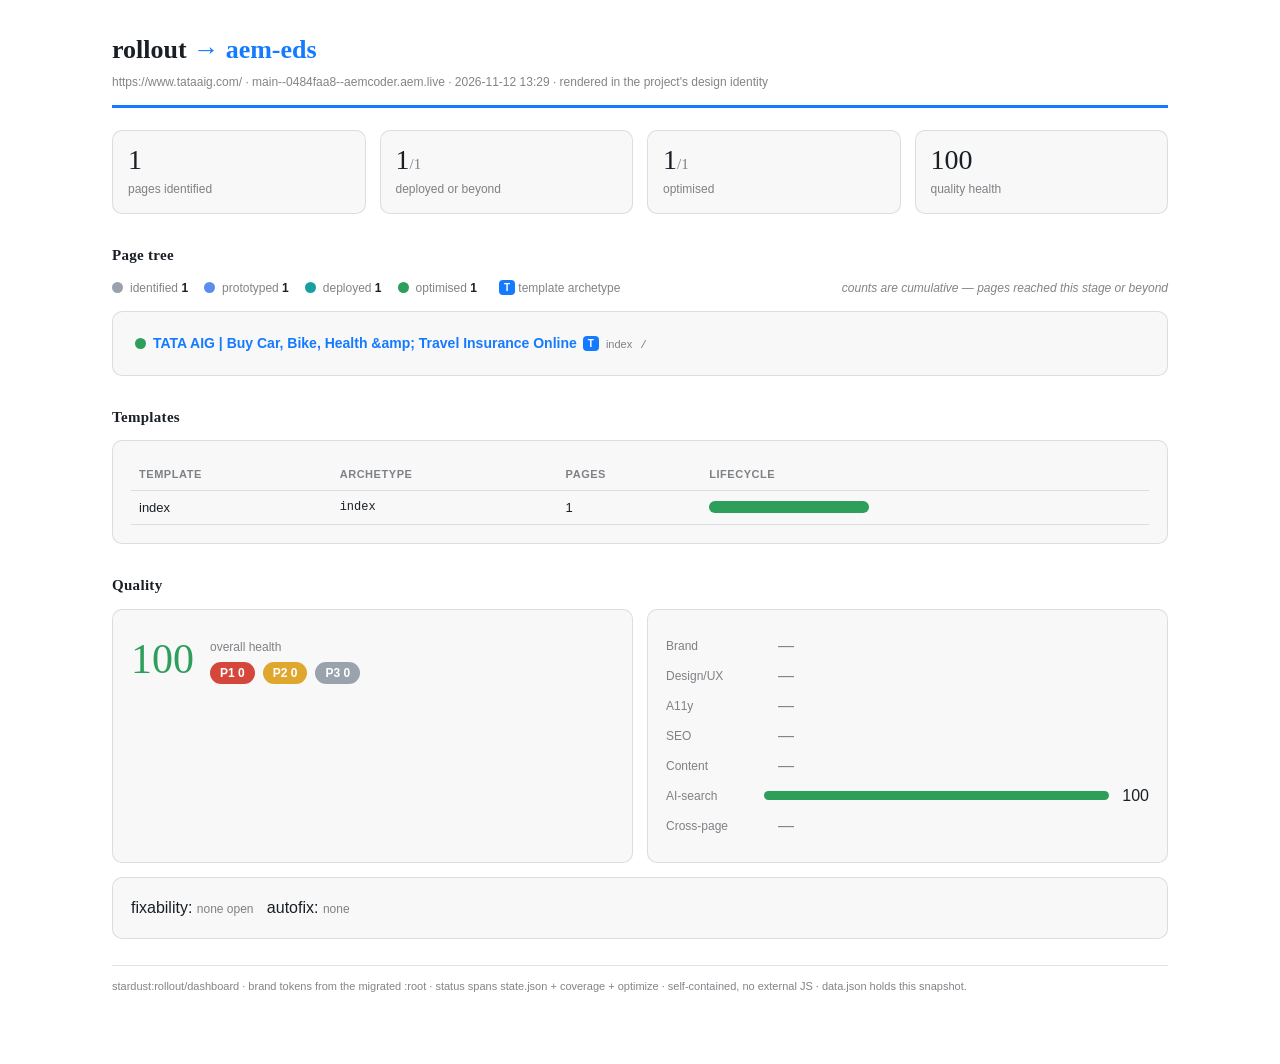
<file: stardust/rollout/dashboard/index.html>
<!doctype html><html lang="en"><head><meta charset="utf-8"><meta name="viewport" content="width=device-width, initial-scale=1">
<title>rollout — https://www.tataaig.com/</title>
<style>
:root{--bg:#ffffff;--fg:#1a1f26;--accent:#147aff;--heading:Georgia, serif;--body:-apple-system,BlinkMacSystemFont,"Segoe UI",Helvetica,Arial,sans-serif;--radius:10px;--maxw:1100px;
--muted:color-mix(in srgb,var(--fg) 55%,transparent);--line:color-mix(in srgb,var(--fg) 12%,transparent);--card:color-mix(in srgb,var(--fg) 3%,var(--bg))}
*{box-sizing:border-box}body{margin:0;font-family:var(--body);color:var(--fg);background:var(--bg);line-height:1.5}
.wrap{max-width:var(--maxw);margin:0 auto;padding:30px 22px 70px}
header{border-bottom:3px solid var(--accent);padding-bottom:14px;margin-bottom:22px}
h1{font-family:var(--heading);font-size:26px;margin:0}h1 b{color:var(--accent)}
h2{font-family:var(--heading);font-size:15px;letter-spacing:.02em;margin:30px 0 12px}
.sub{color:var(--muted);font-size:12px;margin-top:4px}
.cards{display:grid;grid-template-columns:repeat(4,1fr);gap:14px;margin-bottom:8px}
.card{background:var(--card);border:1px solid var(--line);border-radius:var(--radius);padding:15px}
.card .n{font-family:var(--heading);font-size:28px;line-height:1}.card .l{font-size:12px;color:var(--muted);margin-top:6px}
.panel{background:var(--card);border:1px solid var(--line);border-radius:var(--radius);padding:18px;margin-bottom:14px}
.legend{display:flex;flex-wrap:wrap;gap:16px;margin:2px 0 14px;align-items:center}
.lg{font-size:12px;color:var(--muted)}.lg b{color:var(--fg)}.muted-note{font-style:italic;margin-left:auto}
.dot{display:inline-block;width:11px;height:11px;border-radius:50%;margin-right:7px;vertical-align:-1px}
.dot.folder{background:transparent;border:1.5px solid var(--line)}
.tree{font-size:14px}.tree ul{list-style:none;margin:0;padding-left:20px;border-left:1px dotted var(--line)}
.tree>ul{padding-left:4px;border-left:none}.tree li{margin:3px 0}
.nm{font-weight:600}.nm.is-t{color:var(--accent)}.nm.dir{color:var(--muted);font-weight:600}
.tmpl-badge{display:inline-block;background:var(--accent);color:var(--bg);font-size:10px;font-weight:700;border-radius:4px;padding:0 5px;margin-left:6px;vertical-align:1px}
.tref{font-size:11px;color:var(--muted);margin-left:7px}
.pth{font-size:11px;color:var(--muted);margin-left:8px;font-family:ui-monospace,Menlo,Consolas,monospace}
.fnd{font-size:11px;color:#d6473b;margin-left:8px}
table{width:100%;border-collapse:collapse;font-size:13px}td,th{text-align:left;padding:7px 8px;border-bottom:1px solid var(--line)}
th{font-size:11px;text-transform:uppercase;letter-spacing:.05em;color:var(--muted)}.mono{font-family:ui-monospace,Menlo,Consolas,monospace;font-size:12px}
.stack{display:flex;height:12px;width:160px;border-radius:6px;overflow:hidden;background:color-mix(in srgb,var(--fg) 8%,transparent)}.stack span{display:block}
.grid2{display:grid;grid-template-columns:1fr 1fr;gap:14px}
.gauge{display:flex;align-items:center;gap:16px}.gauge .big{font-family:var(--heading);font-size:42px}
.sev{display:flex;gap:8px;margin-top:6px}.pill{border-radius:20px;padding:2px 10px;font-size:12px;font-weight:600;color:#fff}
.dim{display:flex;align-items:center;gap:10px;margin:6px 0}.dl{width:88px;font-size:12px;color:var(--muted)}.dbar{flex:1;height:9px;background:color-mix(in srgb,var(--fg) 8%,transparent);border-radius:5px;overflow:hidden}.dbar i{display:block;height:100%}.dn{width:30px;text-align:right;font-variant-numeric:tabular-nums}.dn.na{color:var(--muted)}
.chip{display:inline-block;border:1px solid var(--line);border-radius:20px;padding:2px 10px;margin:3px 4px 0 0;font-size:12px}.chip b{color:var(--accent)}
footer{margin-top:26px;color:var(--muted);font-size:11px;border-top:1px solid var(--line);padding-top:12px}
@media(max-width:720px){.cards{grid-template-columns:repeat(2,1fr)}.grid2{grid-template-columns:1fr}}
</style></head><body><div class="wrap">
<header><h1>rollout <b>→ aem-eds</b></h1><div class="sub">https://www.tataaig.com/ · main--0484faa8--aemcoder.aem.live · 2026-11-12 13:29 · rendered in the project's design identity</div></header>

<div class="cards">
  <div class="card"><div class="n">1</div><div class="l">pages identified</div></div>
  <div class="card"><div class="n">1<span style="font-size:15px;color:var(--muted)">/1</span></div><div class="l">deployed or beyond</div></div>
  <div class="card"><div class="n">1<span style="font-size:15px;color:var(--muted)">/1</span></div><div class="l">optimised</div></div>
  <div class="card"><div class="n">100</div><div class="l">quality health</div></div>
</div>

<h2>Page tree</h2>
<div class="legend"><span class="lg"><i class="dot" style="background:#9aa3ad" title="identified"></i>identified <b>1</b></span><span class="lg"><i class="dot" style="background:#5b8def" title="prototyped"></i>prototyped <b>1</b></span><span class="lg"><i class="dot" style="background:#18a0a0" title="deployed"></i>deployed <b>1</b></span><span class="lg"><i class="dot" style="background:#2e9e5b" title="optimised"></i>optimised <b>1</b></span><span class="lg"><span class="tmpl-badge">T</span> template archetype</span><span class="lg muted-note">counts are cumulative — pages reached this stage or beyond</span></div>
<div class="panel tree"><ul><li class="root"><i class="dot" style="background:#2e9e5b" title="optimised"></i><span class="nm is-t">TATA AIG | Buy Car, Bike, Health &amp;amp; Travel Insurance Online</span><span class="tmpl-badge" title="template archetype for index">T</span><span class="tref">index</span><span class="pth">/</span></li></ul></div>

<h2>Templates</h2>
<div class="panel"><table><thead><tr><th>template</th><th>archetype</th><th>pages</th><th>lifecycle</th></tr></thead><tbody><tr><td>index</td><td class="mono">index</td><td>1</td><td><span class="stack"><span style="width:100%;background:#2e9e5b" title="optimised: 1"></span></span></td></tr></tbody></table></div>

<h2>Quality</h2>
<div class="grid2">
  <div class="panel"><div class="gauge"><div class="big" style="color:#2e9e5b">100</div><div><div class="sub">overall health</div><div class="sev"><span class="pill" style="background:#d6473b">P1 0</span><span class="pill" style="background:#e0a72e">P2 0</span><span class="pill" style="background:#9aa3ad">P3 0</span></div></div></div><div style="margin-top:12px"></div></div>
  <div class="panel"><div class="dim"><span class="dl">Brand</span><span class="dn na">—</span></div><div class="dim"><span class="dl">Design/UX</span><span class="dn na">—</span></div><div class="dim"><span class="dl">A11y</span><span class="dn na">—</span></div><div class="dim"><span class="dl">SEO</span><span class="dn na">—</span></div><div class="dim"><span class="dl">Content</span><span class="dn na">—</span></div><div class="dim"><span class="dl">AI-search</span><span class="dbar"><i style="width:100%;background:#2e9e5b"></i></span><span class="dn">100</span></div><div class="dim"><span class="dl">Cross-page</span><span class="dn na">—</span></div></div>
</div>
<div class="panel">fixability: <span class="sub">none open</span> &nbsp; autofix: <span class="sub">none</span></div>

<footer>stardust:rollout/dashboard · brand tokens from the migrated :root · status spans state.json + coverage + optimize · self-contained, no external JS · data.json holds this snapshot.</footer>
</div></body></html>
</file>
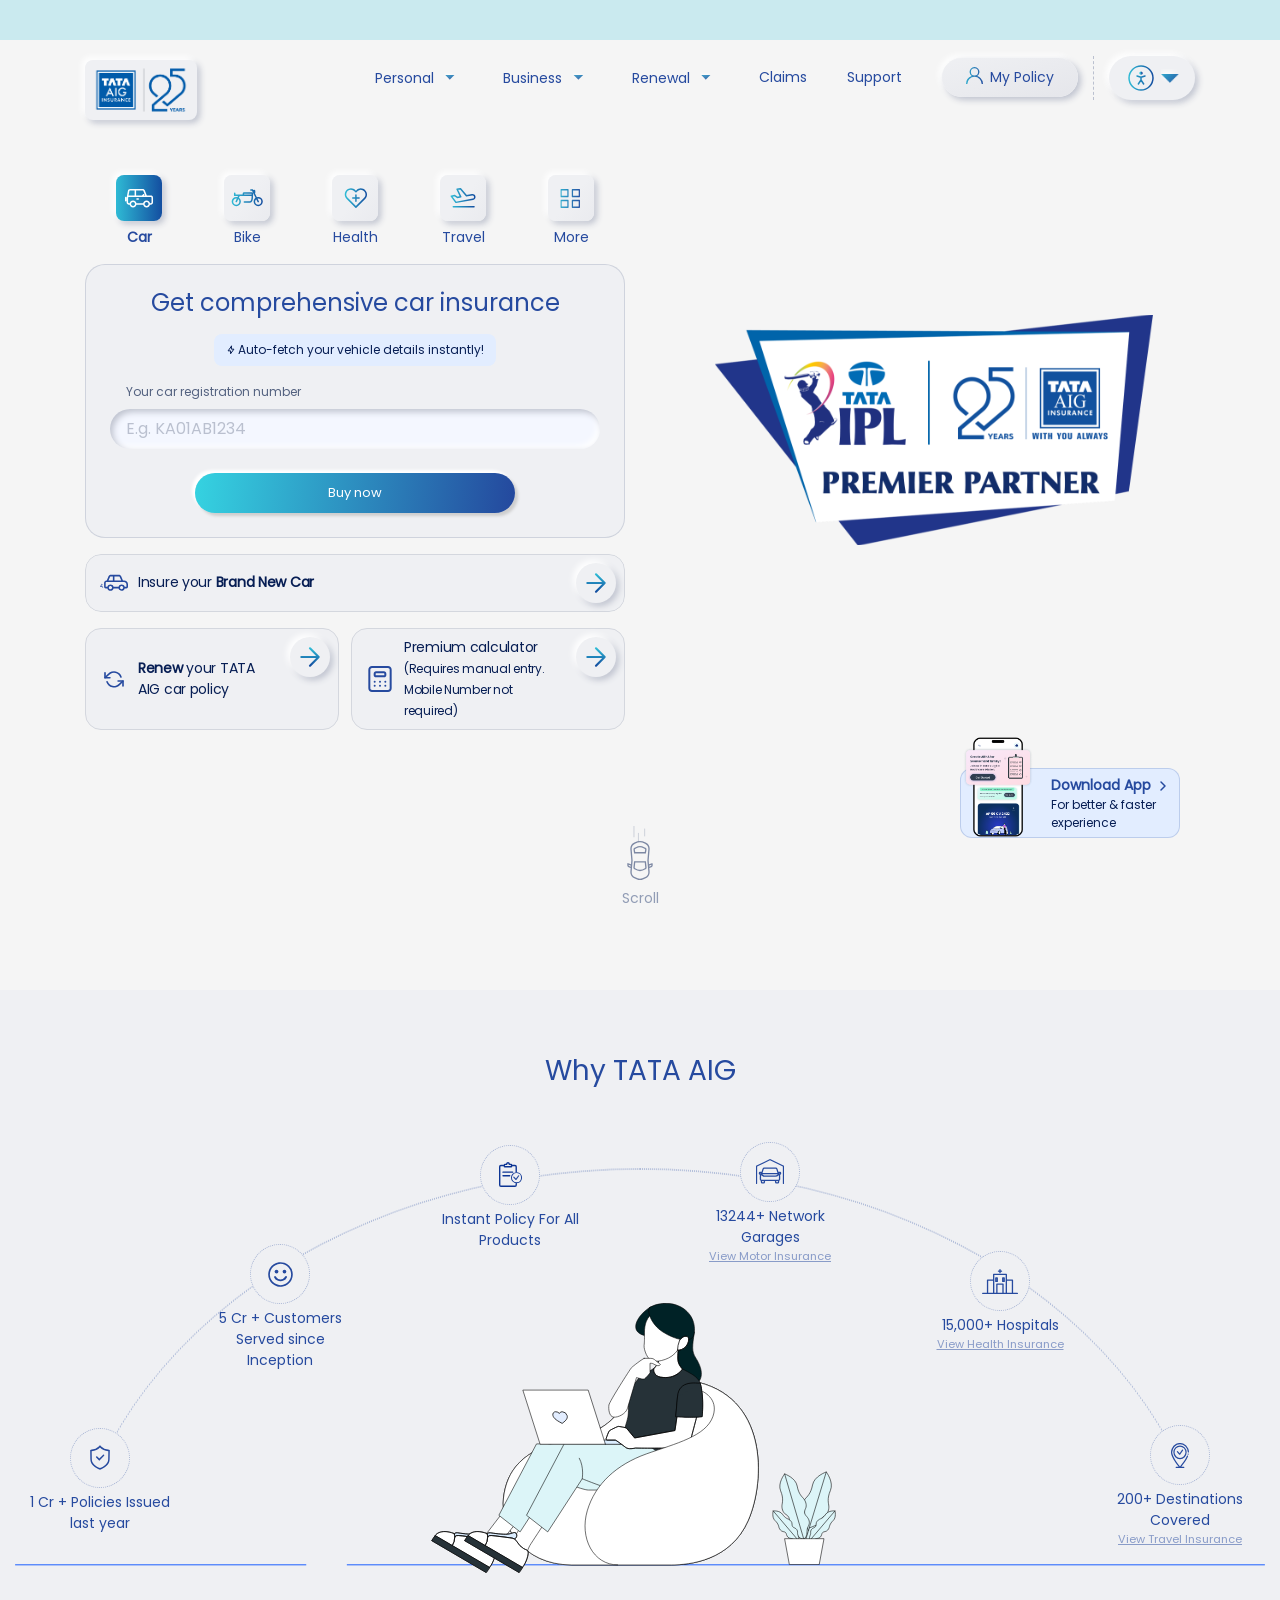
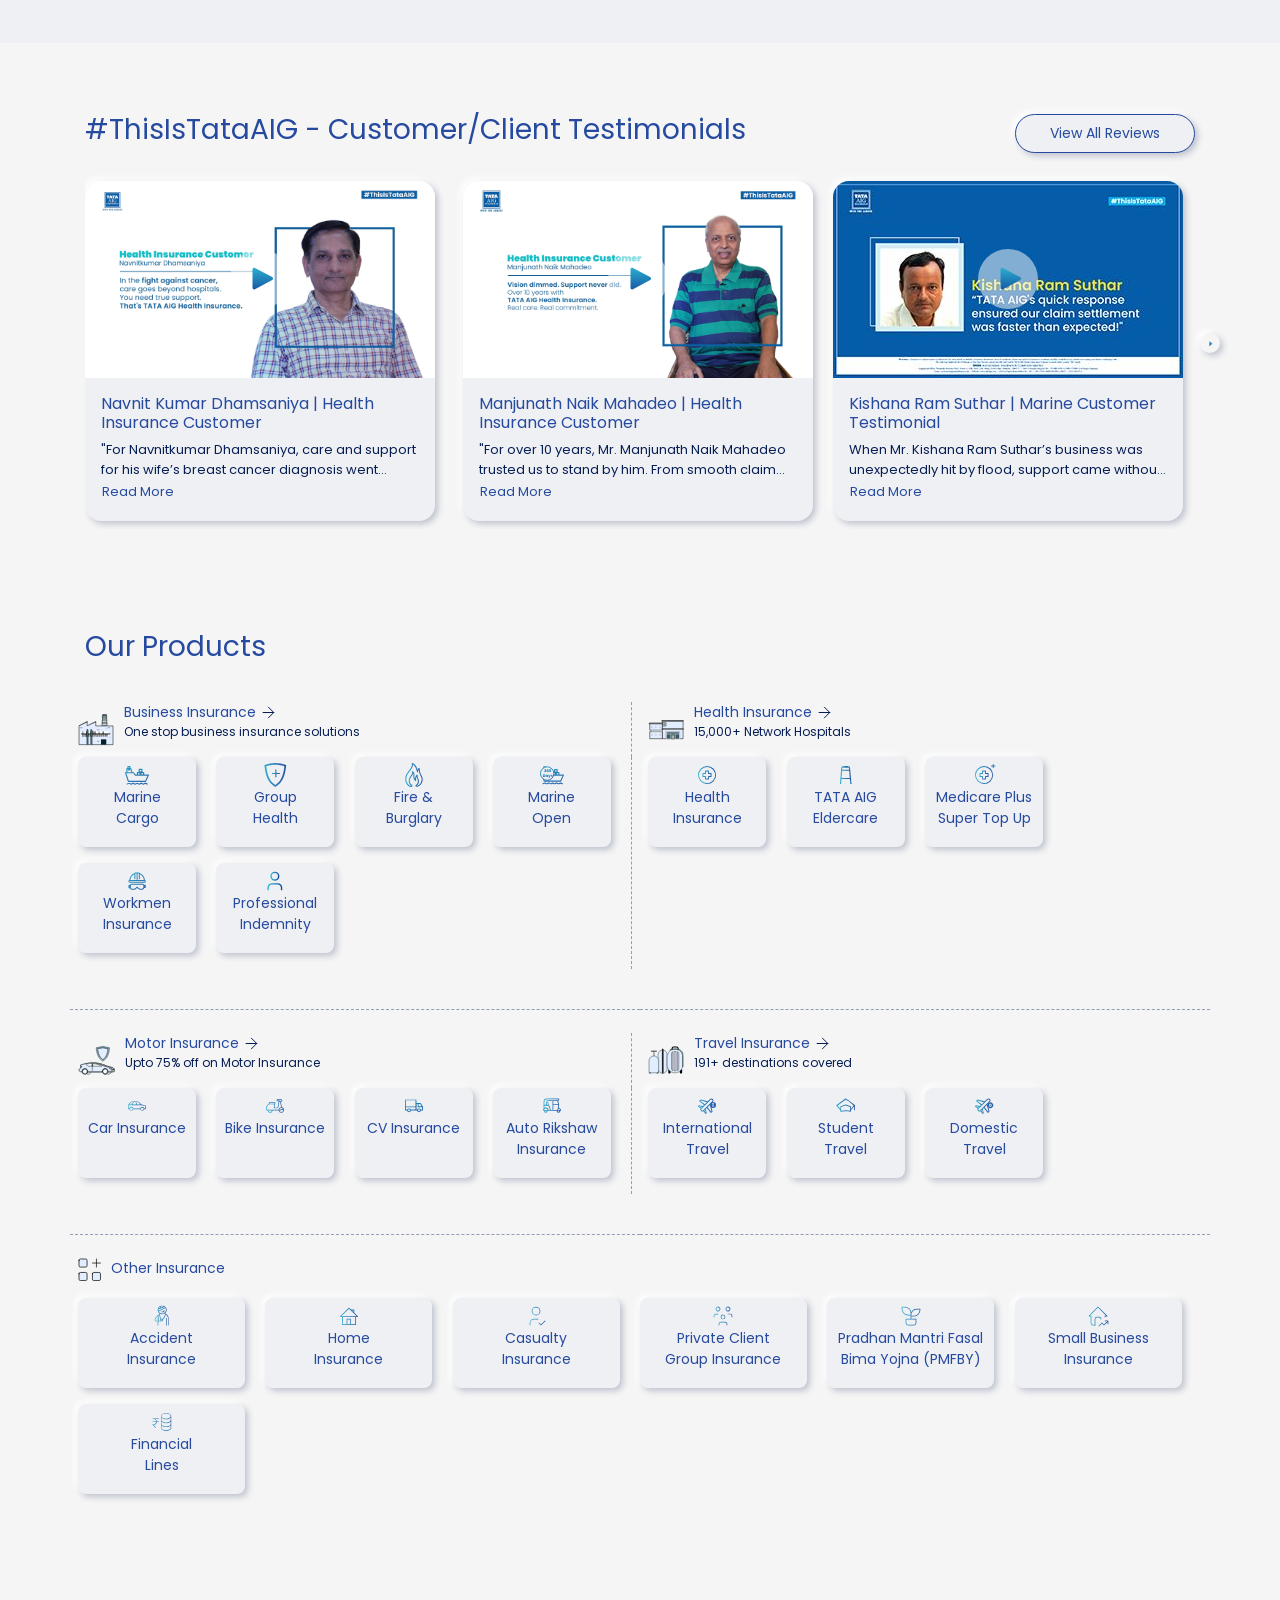
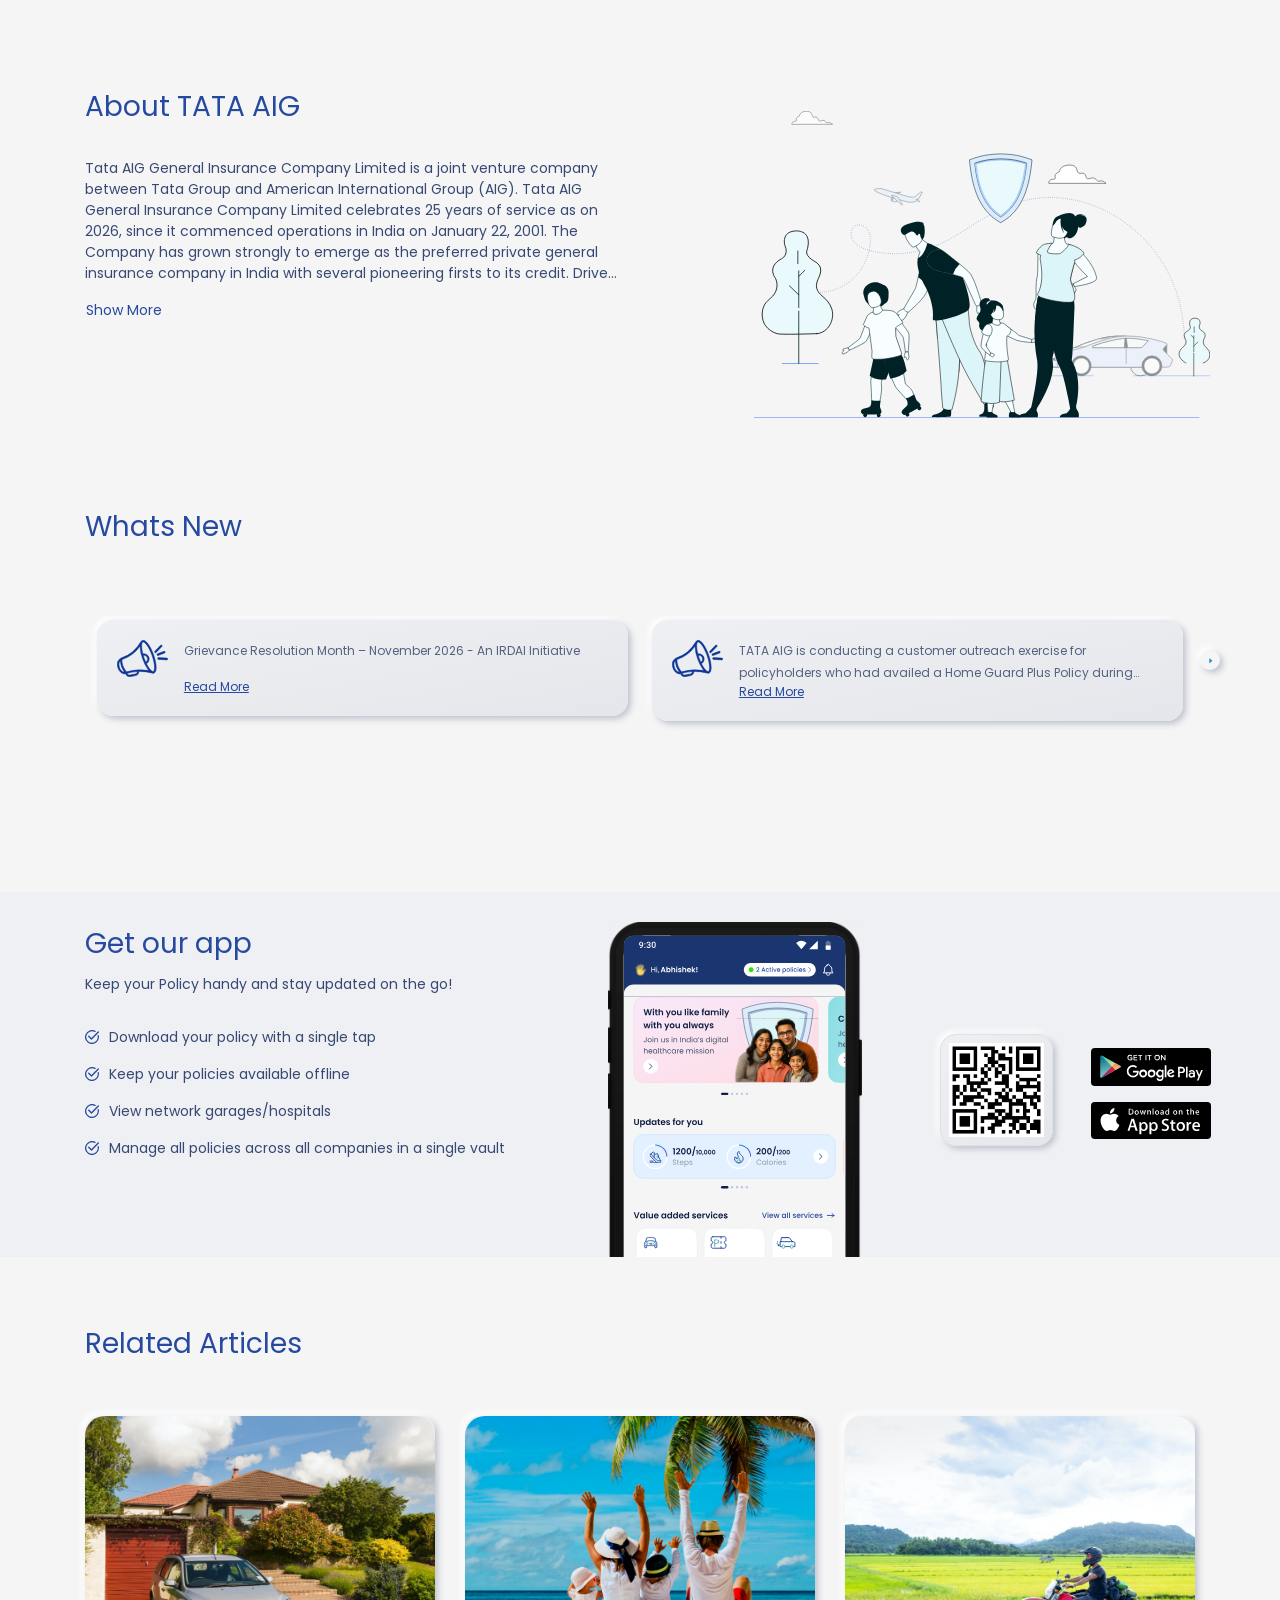
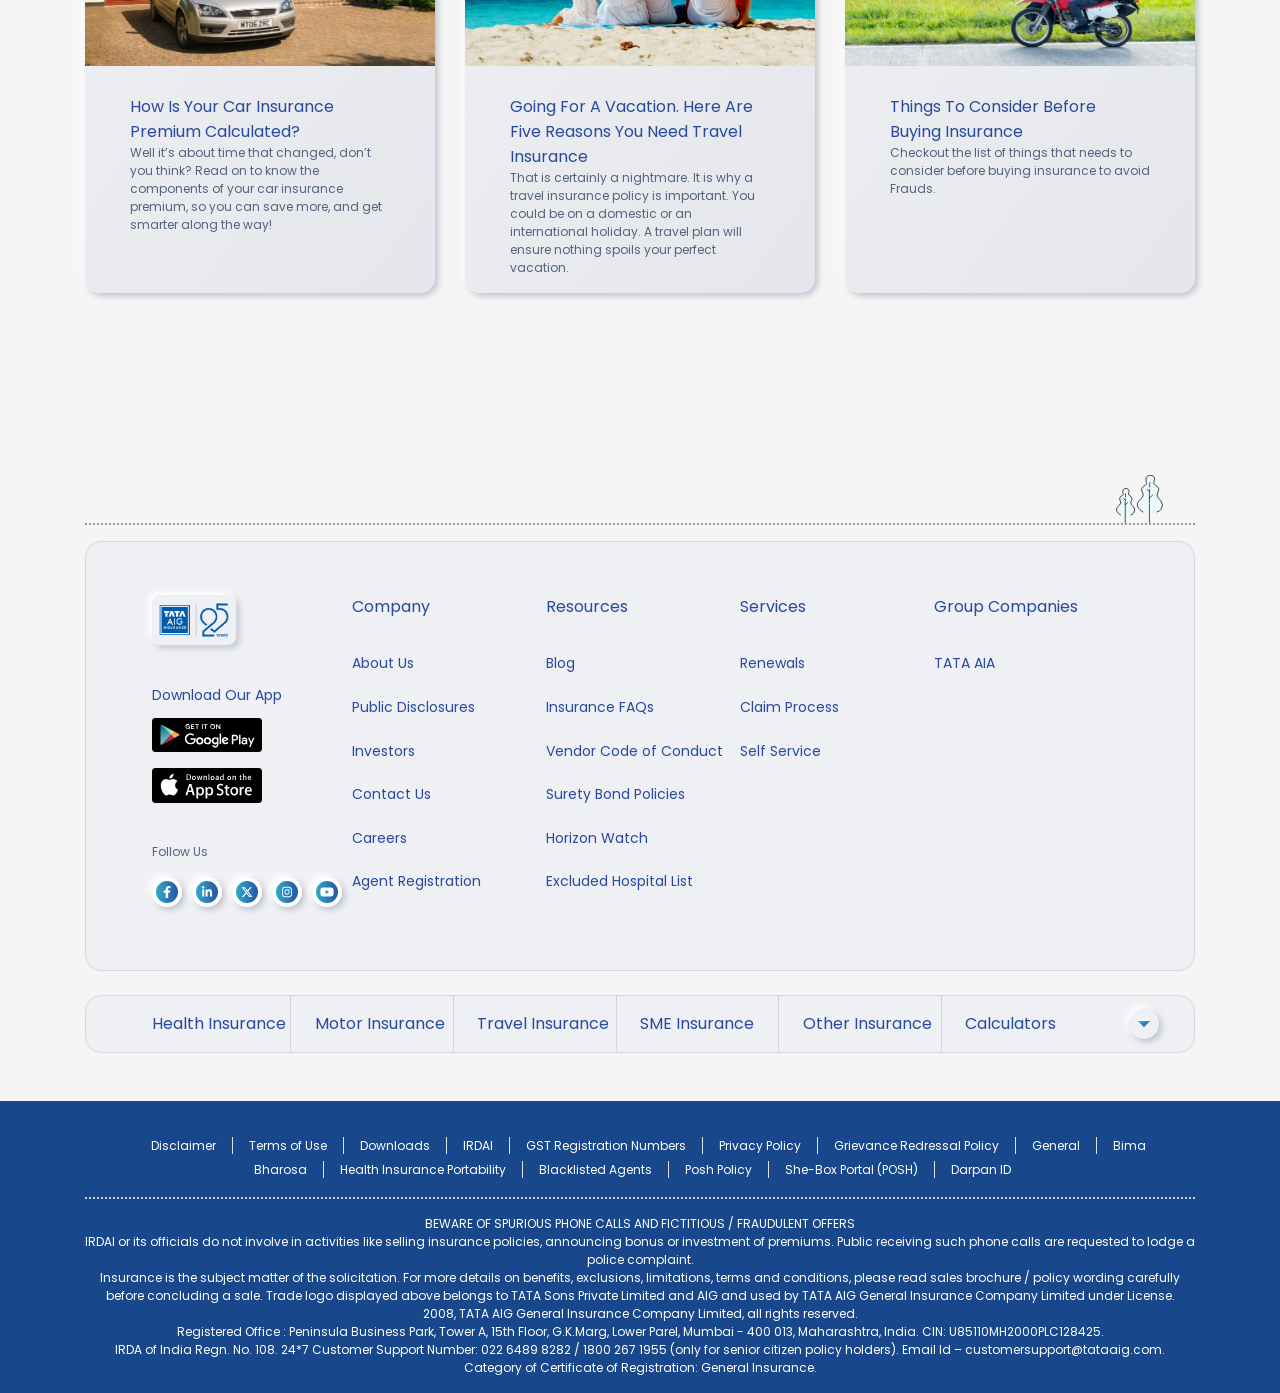
<file: stardust/prototypes/index-proposed.html>
<!DOCTYPE html>
<html lang="en">
<head>
<meta charset="utf-8">
<meta name="viewport" content="width=device-width, initial-scale=1">
<title>TATA AIG | Buy Car, Bike, Health &amp; Travel Insurance Online</title>
<meta name="description" content="Buy/Renew car, bike, travel, health insurance online instantly with Tata AIG. Insurance with low premium &amp; minimal paperwork. Great savings on insurance. ✓ 20+ yrs in service with Trust of TATA ✓ 5 Cr+ Customers Served ✓ High Claim Settlement Ratio FY 19-20 ✓ Instant Policy Online.">
<link rel="icon" href="assets/favicon.ico">
<link rel="preload" href="assets/fonts/poppins-v24-latin-regular.woff2" as="font" type="font/woff2" crossorigin>
<link rel="stylesheet" href="css/canon.css">
<link rel="stylesheet" href="css/index.css">
</head>
<body>
<div class="gst-strip"><div class="gst-strip__track"><p>Welcome to TATA AIG! Explore our insurance solutions, renew your policy, or access customer support.</p></div></div>
<div class="app-banner"><div class="app-banner__text"><h4>Quick Bike Policy Renewal</h4><p>Get reminders &amp; instant renewal via app</p></div><a class="app-banner__link" href="https://taig.in/TAGINS/b2fcf1d"><span>Try the App</span><img src="assets/arrowRight.svg" alt="arrowRight"></a></div>
<div class="get-app-float"><div class="get-app-float__img"><img src="assets/9f3e08faa6fde7200b9afadebbe8de1a8cedd239_1_44abd520bf.png" alt=""></div><div class="get-app-float__text"><div class="get-app-float__title">Download App<img src="assets/arrowRight.svg" alt="Right arrow icon"></div><div class="get-app-float__sub">For better &amp; faster experience</div></div></div>
<div class="page">
<header class="site-header" id="fixHeader">
<div class="site-header__inner">
<a class="site-header__logo" href="/"><img src="assets/Tata_AIG_Logo_Sept_2026_630c66ccd7.png" alt="TATA AIG LOGO"></a>
<div class="site-header__phone"><button type="button" class="site-header__round" aria-label="Accessibility options"><img src="assets/AcssMen.svg" alt="X"></button><button type="button" class="site-header__round"><img src="assets/nav_mtoggle.svg" alt="X"></button></div>
<nav class="site-nav" aria-label="Main"><ul class="site-nav__list">
<li class="site-nav__item site-nav__item--drop"><button type="button" class="site-nav__toggle" aria-expanded="false"><span>Personal</span><img class="site-nav__chev" src="assets/Icon down.svg" alt="X"></button><div class="mega mega--personal" role="menu" aria-hidden="true" hidden><ul class="mega__cats"><li class="mega__cat is-selected"><a href="/motor-insurance"><span class="mega__icon only-d"><img src="assets/Live_Container_adc0c278ba.svg" alt="ImgIcon"></span><span class="mega__title">Motor Insurance</span><img class="mega__arrow" src="assets/Frame_b9951a8484_c6aa6d504d_59dd1be1ff.svg" alt="arrow"></a></li><li class="mega__cat"><a href="/travel-insurance"><span class="mega__icon only-d"><img src="assets/Live_Container_f5ccd8427a.svg" alt="ImgIcon"></span><span class="mega__title">Travel Insurance</span><img class="mega__arrow" src="assets/Frame_b9951a8484_c6aa6d504d_59dd1be1ff.svg" alt="arrow"></a></li><li class="mega__cat"><a href="/health-insurance"><span class="mega__icon only-d"><img src="assets/Live_container_adca7b78c1.svg" alt="ImgIcon"></span><span class="mega__title">Health Insurance</span><img class="mega__arrow" src="assets/Frame_b9951a8484_c6aa6d504d_59dd1be1ff.svg" alt="arrow"></a></li><li class="mega__cat"><a href="/"><span class="mega__icon only-d"><img src="assets/Live_container_933bafaeed.svg" alt="ImgIcon"></span><span class="mega__title">Other Insurance</span><img class="mega__arrow" src="assets/Frame_b9951a8484_c6aa6d504d_59dd1be1ff.svg" alt="arrow"></a></li></ul><div class="mega__panel"><ul class="mega__links"><li><a href="/motor-insurance/car-insurance">Car Insurance</a></li><li><a href="/motor-insurance/two-wheeler-insurance">Bike Insurance</a></li><li><a href="/motor-insurance/commercial-vehicle-insurance/auto-rickshaw-insurance">Auto Rickshaw Insurance</a></li><li><a href="/motor-insurance/commercial-vehicle-insurance">Commercial Vehicle Insurance</a></li></ul><ul class="mega__links" hidden><li><a href="/travel-insurance/international-travel-insurance">International Travel Insurance</a></li><li><a href="/travel-insurance/student-travel-insurance">Student Travel Insurance</a></li><li><a href="/travel-insurance/senior-citizen-travel-insurance">Senior Citizen Travel Insurance</a></li><li><a href="/travel-insurance/domestic-travel-insurance">Domestic Travel Insurance</a></li></ul><ul class="mega__links" hidden><li><a href="https://www.tataaig.com/health-insurance/medicare-select">Tata AIG Medicare Select</a></li><li><a href="https://www.tataaig.com/health-insurance/medicare-reserve">TATA AIG MediCare Reserve</a></li><li><a href="/health-insurance/medicare-plus">MediCare Plus (Super Top Up)</a></li><li><a href="/health-insurance/videoassistance">Video Assistance (New Policy)</a></li><li><a href="/health-insurance/women-health-insurance">Women Health Insurance</a></li></ul><ul class="mega__links" hidden><li><a href="/home-insurance">Home Insurance</a></li><li><a href="/cyber-insurance">Cyber Insurance</a></li></ul></div></div></li>
<li class="site-nav__item site-nav__item--drop"><button type="button" class="site-nav__toggle" aria-expanded="false"><span>Business</span><img class="site-nav__chev" src="assets/Icon down.svg" alt="X"></button><div class="mega mega--business" role="menu" aria-hidden="true" hidden><ul class="mega__cats"><li class="mega__cat is-selected"><a href="/sme-insurance/marine-insurance"><span class="mega__icon"><img src="assets/Live_container_0332205b40.svg" alt="ImgIcon"></span><span class="mega__title">Marine Insurance</span><img class="mega__arrow" src="assets/Frame_b9951a8484_c6aa6d504d_59dd1be1ff.svg" alt="arrow"></a></li><li class="mega__cat"><a href="/sme-insurance/liability-insurance"><span class="mega__icon"><img src="assets/Live_container_0d337c7a1b.svg" alt="ImgIcon"></span><span class="mega__title">Liability Insurance</span><img class="mega__arrow" src="assets/Frame_b9951a8484_c6aa6d504d_59dd1be1ff.svg" alt="arrow"></a></li><li class="mega__cat"><a href="/sme-insurance/group-health-insurance"><span class="mega__icon"><img src="assets/Live_Container_49cea69744.svg" alt="ImgIcon"></span><span class="mega__title">Group Health Insurance</span><img class="mega__arrow" src="assets/Frame_b9951a8484_c6aa6d504d_59dd1be1ff.svg" alt="arrow"></a></li><li class="mega__cat"><a href="/sme-insurance/fire-burglary-insurance"><span class="mega__icon"><img src="assets/Live_Container_824e5ab9ef.svg" alt="ImgIcon"></span><span class="mega__title">Fire and Burglary Insurance</span><img class="mega__arrow" src="assets/Frame_b9951a8484_c6aa6d504d_59dd1be1ff.svg" alt="arrow"></a></li><li class="mega__cat"><a href="/sme-insurance/engineering-insurance"><span class="mega__icon"><img src="assets/Live_Container_824e5ab9ef.svg" alt="ImgIcon"></span><span class="mega__title">Engineering Insurance</span><img class="mega__arrow" src="assets/Frame_b9951a8484_c6aa6d504d_59dd1be1ff.svg" alt="arrow"></a></li></ul><div class="mega__panel"><ul class="mega__links"><li><a href="/sme-insurance/marine-insurance">Marine Insurance</a></li><li><a href="/sme-insurance/marine-insurance/transit-insurance">Transit Insurance</a></li><li><a href="/sme-insurance/marine-insurance/annual-open-policy">Marine Open Insurance</a></li></ul><ul class="mega__links" hidden><li><a href="/sme-insurance/workmen-compensation-insurance">Workmen Compensation Insurance</a></li><li><a href="/sme-insurance/professional-indemnity-insurance">Professional Indemnity Insurance</a></li></ul><ul class="mega__links" hidden><li><a href="/sme-insurance/group-health-insurance">Group Health Insurance</a></li></ul><ul class="mega__links" hidden><li><a href="/sme-insurance/fire-burglary-insurance/fire-insurance">Fire Insurance</a></li><li><a href="https://www.tataaig.com/sme-insurance/fire-burglary-insurance/shop-insurance">Shop Insurance</a></li><li><a href="/sme-insurance/fire-burglary-insurance/office-insurance">Office Insurance</a></li></ul><ul class="mega__links" hidden><li><a href="/sme-insurance/engineering-insurance/contractors-plant-machinery-insurance">Contractors’ Plant and Machinery Insurance</a></li><li><a href="https://www.tataaig.com/sme-insurance/engineering-insurance/contractors-all-risk-insurance-policy">Contractor’s All Risk Insurance</a></li></ul></div></div></li>
<li class="site-nav__item site-nav__item--drop"><button type="button" class="site-nav__toggle" aria-expanded="false"><span>Renewal</span><img class="site-nav__chev" src="assets/Icon down.svg" alt="X"></button><div class="mega mega--renewal" hidden><ul class="mega__cats"><li class="mega__cat"><a href="/renewal?lob=car&amp;renewalHeader=yes"><span class="mega__icon"><img src="assets/Live_Container_c3e31338cb.svg" alt="ImgIcon"></span><span class="mega__title">Car</span><img class="mega__arrow" src="assets/Frame_b9951a8484_c6aa6d504d_59dd1be1ff.svg" alt="arrow"></a></li><li class="mega__cat"><a href="/renewal?lob=2w&amp;renewalHeader=yes"><span class="mega__icon"><img src="assets/Live_Container_83465fda78.svg" alt="ImgIcon"></span><span class="mega__title">Bike</span><img class="mega__arrow" src="assets/Frame_b9951a8484_c6aa6d504d_59dd1be1ff.svg" alt="arrow"></a></li><li class="mega__cat"><a href="/renewal?lob=health&amp;renewalHeader=yes"><span class="mega__icon"><img src="assets/Live_container_e0e8aed679.svg" alt="ImgIcon"></span><span class="mega__title">Health</span><img class="mega__arrow" src="assets/Frame_b9951a8484_c6aa6d504d_59dd1be1ff.svg" alt="arrow"></a></li><li class="mega__cat"><a href="/renewal?lob=others&amp;renewalHeader=yes"><span class="mega__icon"><img src="assets/Live_container_933bafaeed.svg" alt="ImgIcon"></span><span class="mega__title">Others</span><img class="mega__arrow" src="assets/Frame_b9951a8484_c6aa6d504d_59dd1be1ff.svg" alt="arrow"></a></li></ul></div></li>
<li class="site-nav__item"><a class="site-nav__link" href="/claims-process" title="Register A Claim &amp; Track The Claim Progress">Claims</a></li>
<li class="site-nav__item"><a class="site-nav__link" href="/contact-us" title="Contact Us &amp; Get All Your Insurance Worries Resolved
">Support</a></li>
<li class="site-nav__item"><a class="site-nav__pill" href="https://www.tataaig.com/servicing" title="Log-In &amp; Explore All Of Our Insurance Plans &amp; Services By Yourself
"><img src="assets/user (2).svg" alt="My Policy Icon">My Policy</a></li>
<li class="site-nav__item site-nav__item--a11y"><button type="button" class="a11y__toggle" aria-label="Accessibility Options" aria-expanded="false" aria-haspopup="true"><img src="assets/AcssMen.svg" alt="access" width="32" height="32"><img src="assets/iconDown.png" alt="arrow" class="a11y__chev"></button><div class="a11y__panel" hidden><ul><li class="a11y__row"><span class="a11y__label"><img src="assets/search.svg" alt="Zoom page"><span>Zoom page</span></span><span class="a11y__range"><button type="button" class="a11y__step"><img src="assets/minus.svg" alt="-"></button><span>100%</span><button type="button" class="a11y__step"><img src="assets/plus.svg" alt="+"></button></span></li><li class="a11y__row"><span class="a11y__label"><img src="assets/text.svg" alt="Font size"><span>Font size</span></span><span class="a11y__range"><button type="button" class="a11y__step"><img src="assets/minus.svg" alt="-"></button><span>100%</span><button type="button" class="a11y__step"><img src="assets/plus.svg" alt="+"></button></span></li><li class="a11y__row"><span class="a11y__label"><img src="assets/greyScale.svg" alt="Grey Scale"><span>Grey Scale</span></span><span class="a11y__switch"><input type="checkbox" id="accessibility-switch-2" name="status"><label for="accessibility-switch-2"><span></span></label></span></li><li class="a11y__row"><span class="a11y__label"><img src="assets/highContrast.svg" alt="High Contrast"><span>High Contrast</span></span><span class="a11y__switch"><input type="checkbox" id="accessibility-switch-3" name="status"><label for="accessibility-switch-3"><span></span></label></span></li><li class="a11y__row"><span class="a11y__label"><img src="assets/lowContrast.svg" alt="Low Contrast"><span>Low Contrast</span></span><span class="a11y__switch"><input type="checkbox" id="accessibility-switch-4" name="status"><label for="accessibility-switch-4"><span></span></label></span></li><li class="a11y__row"><span class="a11y__label"><img src="assets/light.svg" alt="Light background"><span>Light background</span></span><span class="a11y__switch"><input type="checkbox" id="accessibility-switch-5" name="status"><label for="accessibility-switch-5"><span></span></label></span></li><li class="a11y__row"><span class="a11y__label"><img src="assets/readable.svg" alt="Readable fonts"><span>Readable fonts</span></span><span class="a11y__switch"><input type="checkbox" id="accessibility-switch-6" name="status"><label for="accessibility-switch-6"><span></span></label></span></li><li class="a11y__row"><span class="a11y__label"><img src="assets/link.svg" alt="Link’s underline"><span>Link’s underline</span></span><span class="a11y__switch"><input type="checkbox" id="accessibility-switch-7" name="status"><label for="accessibility-switch-7"><span></span></label></span></li><li class="a11y__row"><span class="a11y__label"><img src="assets/reset.svg" alt="Reset"><span>Reset</span></span></li></ul></div></li>
</ul></nav>
</div>
</header>
<main class="main">
<section class="first-fold">
<div class="first-fold__inner">
<div class="first-fold__left">
<div class="quote-tabs" role="tablist"><button type="button" class="quote-tab is-active" id="car" role="tab" aria-selected="true" aria-controls="panel-car" data-on="https_dev10bn_tataaig_com_s3_new4w_Selected_bace88237c_0236063b60.svg"><span class="quote-tab__card"><img src="assets/https_dev10bn_tataaig_com_s3_new4w_Selected_bace88237c_0236063b60.svg" alt=""></span><span class="quote-tab__label">Car</span></button><button type="button" class="quote-tab" id="bike" role="tab" aria-selected="false" aria-controls="panel-bike" data-on=""><span class="quote-tab__card"><img src="assets/https_dev10bn_tataaig_com_s3_new_Bike_Deselected_f368b29414_80bae1e802.svg" alt=""></span><span class="quote-tab__label">Bike</span></button><button type="button" class="quote-tab" id="health" role="tab" aria-selected="false" aria-controls="panel-health" data-on=""><span class="quote-tab__card"><img src="assets/https_dev10bn_tataaig_com_s3_new_Health_Deselected_e726c7c997_22945c7be4.svg" alt=""></span><span class="quote-tab__label">Health</span></button><button type="button" class="quote-tab" id="travel" role="tab" aria-selected="false" aria-controls="panel-travel" data-on=""><span class="quote-tab__card"><img src="assets/https_dev10bn_tataaig_com_s3_new_Travel_Deselected_109ee88ba1_431ec2ed99.svg" alt=""></span><span class="quote-tab__label">Travel</span></button><button type="button" class="quote-tab" id="more" role="tab" aria-selected="false" aria-controls="panel-more" data-on=""><span class="quote-tab__card"><img src="assets/More_not_Selected_dffe3f3406_870a7f5623.svg" alt=""></span><span class="quote-tab__label">More</span></button></div>
<div class="quote-panel quote-panel--car" id="panel-car">
<form class="quote-form" onsubmit="return false">
<div class="quote-card">
<h2 class="quote-card__title">Get comprehensive car insurance</h2>
<div class="quote-card__fetch"><img src="assets/shine.svg" alt="img"><p>Auto-fetch your vehicle details instantly!</p></div>
<label class="quote-card__label" for="reg-car">Your car registration number</label>
<input class="quote-card__input" id="reg-car" type="text" placeholder="E.g. KA01AB1234">
<div class="quote-card__cta"><button type="button" class="btn-primary">Buy now</button></div>
</div>
<div class="quote-flows">
<div class="quote-flows__new"><div class="flow-card__shiny"><div class="flow-card"><div class="flow-card__main"><img class="flow-card__icon" src="assets/newCarIcon.svg" alt="newVehicleImg"><div class="flow-card__text">Insure your <span class="b">Brand New Car</span></div></div><span class="flow-card__go"><img src="assets/newForwardIcon.svg" alt="forwardArrow"></span></div><div class="flow-card__shine"><img src="assets/shineLine.svg" alt="shine"></div></div></div>
<div class="quote-flows__pair">
<div class="flow-card"><div class="flow-card__main"><img class="flow-card__icon" src="assets/renewalNotificationIcon.svg" alt="car-renew"><div class="flow-card__text"><span class="only-d"><span class="b7">Renew</span> your TATA AIG car policy</span><span class="only-m"><span class="b7">Renew</span> TATA AIG car policy</span></div></div><span class="flow-card__go"><img src="assets/newForwardIcon.svg" alt="forwardArrow"></span></div>
<div class="quote-flows__calc"><div class="flow-card flow-card--calc"><div class="flow-card__main"><img class="flow-card__icon flow-card__icon--calc" src="assets/calculator.svg" alt="newVehicleImg"><div class="flow-card__text">Premium calculator <span class="small">(Requires manual entry. Mobile Number not required)</span></div></div><span class="flow-card__go"><img src="assets/newForwardIcon.svg" alt="forwardArrow"></span></div></div>
</div>
</div>
</form>
</div>
<div class="quote-panel quote-panel--bike" id="panel-bike" hidden>
<form class="quote-form" onsubmit="return false">
<div class="quote-card">
<h2 class="quote-card__title">Get comprehensive bike insurance</h2>
<div class="quote-card__fetch"><img src="assets/shine.svg" alt="img"><p>Auto-fetch your vehicle details instantly!</p></div>
<label class="quote-card__label" for="reg-bike">Your bike registration number</label>
<input class="quote-card__input" id="reg-bike" type="text" placeholder="E.g. KA01AB1234">
<div class="quote-card__cta"><button type="button" class="btn-primary">Buy now</button></div>
</div>
<div class="quote-flows">
<div class="quote-flows__new"><div class="flow-card__shiny"><div class="flow-card"><div class="flow-card__main"><img class="flow-card__icon" src="assets/newBikeIcon.svg" alt="bike_image"><div class="flow-card__text">Insure your <span class="b">Brand New Bike</span></div></div><span class="flow-card__go"><img src="assets/newForwardIcon.svg" alt="forwardArrow"></span></div><div class="flow-card__shine"><img src="assets/shineLine.svg" alt="shine"></div></div></div>
<div class="quote-flows__pair">
<div class="flow-card"><div class="flow-card__main"><img class="flow-card__icon" src="assets/renewalNotificationIcon.svg" alt="bike-renew"><div class="flow-card__text"><span class="only-d"><span class="b7">Renew</span> your TATA AIG bike policy</span><span class="only-m"><span class="b7">Renew</span> TATA AIG bike policy</span></div></div><span class="flow-card__go"><img src="assets/newForwardIcon.svg" alt="forwardArrow"></span></div>
<div class="quote-flows__calc"><div class="flow-card flow-card--calc"><div class="flow-card__main"><img class="flow-card__icon flow-card__icon--calc" src="assets/calculator.svg" alt="bike_image"><div class="flow-card__text">Premium calculator <span class="small">(Requires manual entry. Mobile Number not required)</span></div></div><span class="flow-card__go"><img src="assets/newForwardIcon.svg" alt="forwardArrow"></span></div></div>
</div>
</div>
</form>
</div>
<div class="quote-panel quote-panel--health" id="panel-health" hidden>
<div class="quote-card">
<h2 class="quote-card__title">Health plan starting from ₹15/day</h2>
<p class="quote-card__sub">Comprehensive care for you and your loved ones, covers every day.</p>
<div class="quote-card__cta"><button type="submit" class="btn-primary">Buy now</button></div>
</div>
<div class="quote-flows">
<div class="quote-flows__new"><div class="flow-card"><div class="flow-card__main"><img class="flow-card__icon" src="assets/newIcon.svg" alt="new-health"><div class="flow-card__text"><span class="b5">New to health insurance?</span> We’ll simplify it</div></div><span class="flow-card__go"><img src="assets/newForwardIcon.svg" alt="forwardArrow"></span></div></div>
<div class="quote-flows__pair">
<div class="flow-card"><div class="flow-card__main"><img class="flow-card__icon" src="assets/renewalNotificationIcon.svg" alt="renew-policy"><div class="flow-card__text"><span class="b5">Renew</span> your TATA AIG policy</div></div><span class="flow-card__go"><img src="assets/newForwardIcon.svg" alt="forwardArrow"></span></div>
<div class="quote-flows__calc"><div class="flow-card flow-card--calc"><div class="flow-card__main"><img class="flow-card__icon flow-card__icon--calc" src="assets/calculator.svg" alt="newVehicleImg"><div class="flow-card__text">Premium calculator <span class="small">(Requires manual entry. Mobile Number not required)</span></div></div><span class="flow-card__go"><img src="assets/newForwardIcon.svg" alt="forwardArrow"></span></div></div>
</div>
</div>
</div>
<div class="quote-panel quote-panel--travel" id="panel-travel" hidden>
<form class="quote-card" onsubmit="return false">
<h2 class="quote-card__title">Instant Policy. No Medical Test.</h2>
<div class="quote-card__seg"><span class="is-on">Leisure/Business</span><span>Student</span></div>
<div class="quote-card__dest"><div class="quote-card__label">Add Destinations</div><div class="quote-card__search"><img src="assets/inputSearchIcon.svg" alt="searchIcon"><input type="text" placeholder="Search countries" name="searchDestinations"></div></div>
<div class="quote-card__cta"><button type="submit" class="btn-primary">Buy now</button></div>
</form>
<div class="quote-flows">
<div class="flow-card"><div class="flow-card__main"><img class="flow-card__icon" src="assets/ww.svg" alt="multiTravel"><div class="flow-card__text"><span class="b5">Ideal for Frequent Travellers</span> <span>Annual Travel Insurance Plan</span></div></div><span class="flow-card__go"><img src="assets/downArrowV2.svg" alt="rightArrow"></span></div>
<div class="flow-card flow-card--calc"><div class="flow-card__main"><img class="flow-card__icon flow-card__icon--calc" src="assets/calculator.svg" alt="calculator_image"><div class="flow-card__text">Premium calculator <br><span class="small">(Requires manual entry. Mobile Number not required)</span></div></div><span class="flow-card__go"><img src="assets/newForwardIcon.svg" alt="forwardArrow"></span></div>
</div>
</div>
<div class="quote-panel quote-panel--more" id="panel-more" hidden>
<div class="quote-card more-card">
<h2 class="quote-card__title">More insurance products for you</h2>
<h3 class="more-card__heading">Business products</h3><ul class="more-card__grid"><li><span class="more-card__item"><img src="assets/Marine_Cargo_15d7af3d8f.svg" alt="productImage"><span>Marine Cargo</span></span></li><li><span class="more-card__item"><img src="assets/Group_Health_203c989bd0.svg" alt="productImage"><span>Group Health</span></span></li><li><span class="more-card__item"><img src="assets/Fire_and_Burglary_1_e3bb889d53.svg" alt="productImage"><span>Fire &amp; Burglary</span></span></li><li><span class="more-card__item"><img src="assets/Marine_Open_8270d9d71d.svg" alt="productImage"><span>Open Marine</span></span></li><li><span class="more-card__item"><img src="assets/WC_Icon_a503416f44.svg" alt="productImage"><span>Workmen Insurance</span></span></li><li><span class="more-card__item"><img src="assets/Icon_ad5a3c1880.svg" alt="productImage"><span>Professional Indemnity</span></span></li><li><span class="more-card__item"><img src="assets/CPM_a1de9bd032.svg" alt="productImage"><span>Contractors’ Plant and Machinery Insurance</span></span></li><li><span class="more-card__item"><img src="assets/cyber_Icons_0ac0e27ef0.svg" alt="productImage"><span>Cyber Insurance</span></span></li></ul>
<h3 class="more-card__heading">Other products</h3><ul class="more-card__grid"><li><span class="more-card__item"><img src="assets/Icon_Frame_e719d63660.svg" alt="productImage"><span>Home Insurance</span><span class="more-card__badge">New</span></span></li><li><span class="more-card__item"><img src="assets/Vector_107fbfbca4.svg" alt="productImage"><span>Cyber Insurance</span></span></li></ul>
</div>
</div>
</div>
<div class="first-fold__hero only-d"><img src="assets/IPL_vector_99b97dea78_1_e2c6425bb7.svg" alt="heroimage"></div>
</div>
<div class="first-fold__scroll"><img src="assets/scroll.svg" alt="scroll now icon"><span>Scroll</span></div>
</section>
<section class="why">
<h2 class="why__title">Why TATA AIG</h2>
<div class="why__arc only-d"><div class="why__ring"></div><ul class="why__items"><li class="why__item why__item--0"><span class="why__circle"><img src="assets/Group_1497_cf38de5cfc.svg" alt="network.png"></span><span class="why__label">1 Cr + Policies Issued last year<a class="why__more" href="/!#" aria-label="Learn more"></a></span></li><li class="why__item why__item--1"><span class="why__circle"><img src="assets/Group_1366_2766986325.svg" alt="network.png"></span><span class="why__label">5 Cr + Customers Served since Inception<a class="why__more" href="/!#" aria-label="Learn more"></a></span></li><li class="why__item why__item--2"><span class="why__circle"><img src="assets/Group_4134_4e0aedee05.svg" alt="network.png"></span><span class="why__label">Instant Policy For All Products<a class="why__more" href="/!#" aria-label="Learn more"></a></span></li><li class="why__item why__item--3"><span class="why__circle"><img src="assets/Group_3624_d8635bfcef.svg" alt="network.png"></span><span class="why__label">13244+ Network Garages<a class="why__more" href="/locator/cashless-car-network-garages" aria-label="View Motor Insurance">View Motor Insurance</a></span></li><li class="why__item why__item--4"><span class="why__circle"><img src="assets/Group_3623_60bfbdb020.svg" alt="network.png"></span><span class="why__label">15,000+ Hospitals<a class="why__more" href="/locator/cashless-network-hospitals" aria-label="View Health Insurance">View Health Insurance</a></span></li><li class="why__item why__item--5"><span class="why__circle"><img src="assets/Group_3651_5537ce339f.svg" alt="network.png"></span><span class="why__label">200+ Destinations Covered<a class="why__more" href="/travel-insurance" aria-label="View Travel Insurance">View Travel Insurance</a></span></li></ul></div>
<div class="why-m only-m"><ul class="why-m__grid"><li class="why-m__item"><span class="why__circle"><img src="assets/Group_1497_cf38de5cfc.svg" alt="network.png"></span><span class="why-m__text"><span class="why-m__label">1 Cr + Policies Issued last year</span><a class="why-m__more" href="!#" aria-label="Learn more"></a></span></li><li class="why-m__item"><span class="why__circle"><img src="assets/Group_1366_2766986325.svg" alt="network.png"></span><span class="why-m__text"><span class="why-m__label">5 Cr + Customers Served since Inception</span><a class="why-m__more" href="!#" aria-label="Learn more"></a></span></li><li class="why-m__item"><span class="why__circle"><img src="assets/Group_4134_4e0aedee05.svg" alt="network.png"></span><span class="why-m__text"><span class="why-m__label">Instant Policy For All Products</span><a class="why-m__more" href="!#" aria-label="Learn more"></a></span></li><li class="why-m__item"><span class="why__circle"><img src="assets/Group_3624_d8635bfcef.svg" alt="network.png"></span><span class="why-m__text"><span class="why-m__label">13244+ Network Garages</span><a class="why-m__more" href="/locator/cashless-car-network-garages" aria-label="View Motor Insurance">View Motor Insurance</a></span></li><li class="why-m__item"><span class="why__circle"><img src="assets/Group_3623_60bfbdb020.svg" alt="network.png"></span><span class="why-m__text"><span class="why-m__label">15,000+ Hospitals</span><a class="why-m__more" href="/locator/cashless-network-hospitals" aria-label="View Health Insurance">View Health Insurance</a></span></li><li class="why-m__item"><span class="why__circle"><img src="assets/Group_3651_5537ce339f.svg" alt="network.png"></span><span class="why-m__text"><span class="why-m__label">200+ Destinations Covered</span><a class="why-m__more" href="/travel-insurance" aria-label="View Travel Insurance">View Travel Insurance</a></span></li></ul><div class="why-m__art"><img src="assets/Group 4120.svg" alt="4w_m_landing_page.svg"></div></div>
</section>
<section class="testi">
<div class="testi__head"><h2 class="testi__title">#ThisIsTataAIG - Customer/Client Testimonials</h2><a class="btn-outline testi__all" href="https://www.tataaig.com/customer-reviews">View All Reviews</a></div>
<div class="testi__slider" data-slider>
<div class="testi__viewport"><ul class="testi__track">
<li class="testi__slide"><article class="testi__card"><div class="testi__media"><img class="testi__thumb" src="assets/Navnitkumar_Dhamsaniya_Horizontal_Thumbnail_c6cc2070ce.png" alt="Thumbnail"><img class="testi__play" src="assets/playIcon.svg" alt="Play Icon"></div><div class="testi__body"><h5 class="testi__name">Navnit Kumar Dhamsaniya | Health Insurance Customer</h5><div class="testi__desc"><p>"For Navnitkumar Dhamsaniya, care and support for his wife’s breast cancer diagnosis went beyond hospitals; we stood by him through it all. With cashless claims, quick approvals, and even chemotherapy covered, he could focus on his family without worry. 

Because with TATA AIG, protection is more than a policy. It’s a promise. We’re always #WithYouLikeFamily. 

#TATAAIG #WithYouLikeFamily #WithYouAlways #HealthInsurance #CustomerTestimonial"</p><button type="button" class="testi__read">Read More</button></div></div></article></li>
<li class="testi__slide"><article class="testi__card"><div class="testi__media"><img class="testi__thumb" src="assets/Naik_Mahadeo_Horizontal_Thumbnail_5caffe9593.png" alt="Thumbnail"><img class="testi__play" src="assets/playIcon.svg" alt="Play Icon"></div><div class="testi__body"><h5 class="testi__name">Manjunath Naik Mahadeo | Health Insurance Customer</h5><div class="testi__desc"><p>"For over 10 years, Mr. Manjunath Naik Mahadeo trusted us to stand by him. From smooth claim handling to peace of mind, we’ve been there at every step of the way, so he can focus on living, not worrying. For us, it is a promise and not just a policy as we’re #WithYouLikeFamily
#TATAAIG #WithYouAlways #HealthInsurance #CustomerTestimonial"</p><button type="button" class="testi__read">Read More</button></div></div></article></li>
<li class="testi__slide"><article class="testi__card"><div class="testi__media"><img class="testi__thumb" src="assets/Kishana_ram_suthar_1f9c79bc9b.jpg" alt="Thumbnail"><img class="testi__play" src="assets/playIcon.svg" alt="Play Icon"></div><div class="testi__body"><h5 class="testi__name">Kishana Ram Suthar | Marine Customer Testimonial</h5><div class="testi__desc"><p>When Mr. Kishana Ram Suthar’s business was unexpectedly hit by flood, support came without delay. With a reliable insurance plan for SME and a hassle-free claims process, TATA AIG helped this entrepreneur get back on his feet, with his business running smoothly once again.​</p><button type="button" class="testi__read">Read More</button></div></div></article></li>
<li class="testi__slide"><article class="testi__card"><div class="testi__media"><img class="testi__thumb" src="assets/Uttam_Rewatkar_Horizontal_Thumbnail_d7e39f0e00.png" alt="Thumbnail"><img class="testi__play" src="assets/playIcon.svg" alt="Play Icon"></div><div class="testi__body"><h5 class="testi__name">Uttam Shalikram Rewatkar | TATA AIG Health Insurance | Customer Testimonial</h5><div class="testi__desc"><p>"When Uttam Shalikram Rewatkar faced sleepless nights due to breathing issues, he needed more than medical treatment—he needed support he could rely on. With quick approvals, cashless claims, and seamless assistance, we helped ease his journey and stood by him like family.
#TATAAIG #WithYouLikeFamily #WithYouAlways #HealthInsurance #CustomerTestimonia"</p><button type="button" class="testi__read">Read More</button></div></div></article></li>
<li class="testi__slide"><article class="testi__card"><div class="testi__media"><img class="testi__thumb" src="assets/Vankata_Rao_Horizontal_Thumbnail_885fc5d7ab.png" alt="Thumbnail"><img class="testi__play" src="assets/playIcon.svg" alt="Play Icon"></div><div class="testi__body"><h5 class="testi__name">Venkata Chalapati Rao | TATA AIG Health Insurance | Customer Testimonial</h5><div class="testi__desc"><p>"For Venkata Chalapati Rao, what started as a minor red eye, led to an unexpected eye cancer diagnosis.
Through every challenge, we made sure he had one less thing to worry about. Quick claims, reliable support, and complete peace of mind when it mattered the most.

Because real protection is about standing by you like family.
 
#TATAAIG #WithYouLikeFamily #WithYouAlways #HealthInsurance #CustomerTestimonial"</p><button type="button" class="testi__read">Read More</button></div></div></article></li>
<li class="testi__slide"><article class="testi__card"><div class="testi__media"><img class="testi__thumb" src="assets/Ansari_Horizontal_Thumbnail_e30689a9ba.png" alt="Thumbnail"><img class="testi__play" src="assets/playIcon.svg" alt="Play Icon"></div><div class="testi__body"><h5 class="testi__name">Munazir Ansari | Health Insurance Customer</h5><div class="testi__desc"><p>"Health challenges often come without warning. For Munazir Ansari, it was his father’s cancer diagnosis. In moments like these, care, clarity, and trust matter the most. That’s what we ensured at every step of the way.
For us, protection is not just a policy, it’s a promise. Because we’re always #WithYouLikeFamily.
#TATAAIG #WithYouLikeFamily #WithYouAlways #HealthInsurance #CustomerTestimonial"</p><button type="button" class="testi__read">Read More</button></div></div></article></li>
<li class="testi__slide"><article class="testi__card"><div class="testi__media"><img class="testi__thumb" src="assets/Balwant_Rai_e46d709c3a.jpg" alt="Thumbnail"><img class="testi__play" src="assets/playIcon.svg" alt="Play Icon"></div><div class="testi__body"><h5 class="testi__name">Balwant Rai | Health Insurance Customer Testimonial</h5><div class="testi__desc"><p>Mr. Balwant Rai always prioritised his and his family’s health. When he was diagnosed with a slipped disc and surgery was recommended, he immediately worried about the financial burden. But with TATA AIG’s support, his journey was smooth and worry-free. His hospitalisation expenses were covered with the convenience of cashless facility and his pre and post expenses were reimbursed in no time.</p><button type="button" class="testi__read">Read More</button></div></div></article></li>
<li class="testi__slide"><article class="testi__card"><div class="testi__media"><img class="testi__thumb" src="assets/Sagar_Sunil_Jambhale_1f46cf9d47.jpg" alt="Thumbnail"><img class="testi__play" src="assets/playIcon.svg" alt="Play Icon"></div><div class="testi__body"><h5 class="testi__name">Sagar Sunil Jambhale | Health Insurance Customer Testimonial</h5><div class="testi__desc"><p>Mr. Jambhale wisely invested in TATA AIG Health Insurance for his parents, and it proved to be a lifesaver during a crisis. When his mother was diagnosed with breast cancer, it was a challenging time for the entire family. Thanks to TATA AIG, they didn’t have to worry about financial burden. With cashless treatment for all her care, the Jambhale family found much-needed relief during this difficult phase.​ ​</p><button type="button" class="testi__read">Read More</button></div></div></article></li>
<li class="testi__slide"><article class="testi__card"><div class="testi__media"><img class="testi__thumb" src="assets/Satpal_Singh_d83c784d91.jpg" alt="Thumbnail"><img class="testi__play" src="assets/playIcon.svg" alt="Play Icon"></div><div class="testi__body"><h5 class="testi__name">Satpal Singh | Car Insurance Customer Testimonial</h5><div class="testi__desc"><p>Mr. Satpal Singh enjoys the comfort of driving to work every day in his car. However, during one of his commutes, heavy traffic caused a car to hit his vehicle from behind, causing it to collide with another car. He immediately rushed to the service centre, where a TATA AIG surveyor promptly assessed the damage. The entire claim process was quick and hassle-free, with cashless settlement and smooth paperwork.</p><button type="button" class="testi__read">Read More</button></div></div></article></li>
<li class="testi__slide"><article class="testi__card"><div class="testi__media"><img class="testi__thumb" src="assets/Ravi_be3485bbef.jpg" alt="Thumbnail"><img class="testi__play" src="assets/playIcon.svg" alt="Play Icon"></div><div class="testi__body"><h5 class="testi__name">Mr. Ravi Bothra | Fire Insurance Customer Testimonial</h5><div class="testi__desc"><p>On June 18, 2023, a fire devastated Blisstering Electronics Pvt. Ltd's business in Noida. Once TATA AIG's claims team was informed about the loss, they acted immediately to address the setback faced by this SME. Our prompt action and dedication led to the swift settlement of a Rs. 1.3 crore claim, showcasing our commitment to helping businesses recover quickly from unforeseen events. This rapid payment of the claim underlines our promise at TATA AIG: "With you Always."</p><button type="button" class="testi__read">Read More</button></div></div></article></li>
</ul></div>
<button type="button" class="testi__next only-d" data-next><span class="testi__next-box"><img src="assets/iconRight.png" alt="icon up"></span></button>
</div>
</section>
<section class="prod">
<div class="prod__inner">
<h2 class="prod__title">Our Products</h2>
<div class="prod__lobs">
<div class="prod__lob prod__lob--0"><div class="prod__head"><img class="prod__lobimg" src="assets/Layer_2_a335282894.svg" alt="product-img"><div><div class="prod__lobtitle"><a href="/sme-insurance">Business Insurance</a><span class="prod__arrow"><img src="assets/Icon_9b93180372.svg" alt="product-img"></span></div><p class="prod__lobdesc">One stop business insurance solutions</p></div></div><ul class="prod__grid"><li class="prod__col"><a class="prod__card" href="/sme-insurance/marine-insurance"><img src="assets/Marine_Cargo_15d7af3d8f.svg" alt="product-img"><p class="only-d">Marine <br>Cargo</p><p class="only-m">Marine <br>Cargo</p></a></li><li class="prod__col"><a class="prod__card" href="/sme-insurance/group-health-insurance"><img src="assets/Group_Health_203c989bd0.svg" alt="product-img"><p class="only-d">Group <br>Health</p><p class="only-m">Group <br>Health</p></a></li><li class="prod__col"><a class="prod__card" href="/sme-insurance/fire-burglary-insurance"><img src="assets/Fire_and_Burglary_1_e3bb889d53.svg" alt="product-img"><p class="only-d">Fire &amp; <br>Burglary</p><p class="only-m">Fire &amp; <br>Burglary</p></a></li><li class="prod__col"><a class="prod__card" href="/sme-insurance/marine-insurance/annual-open-policy"><img src="assets/Marine_Open_8270d9d71d.svg" alt="product-img"><p class="only-d">Marine <br>Open</p><p class="only-m">Marine <br>Open</p></a></li><li class="prod__col"><a class="prod__card" href="/sme-insurance/workmen-compensation-insurance"><img src="assets/WC_Icon_a503416f44.svg" alt="product-img"><p class="only-d">Workmen <br>Insurance</p><p class="only-m">Workmen <br>Insurance</p></a></li><li class="prod__col"><a class="prod__card" href="/sme-insurance/pi-insurance"><img src="assets/Icon_ad5a3c1880.svg" alt="product-img"><p class="only-d">Professional <br>Indemnity</p><p class="only-m">Professional <br>Indemnity</p></a></li></ul></div>
<div class="prod__lob prod__lob--1"><div class="prod__head"><img class="prod__lobimg" src="assets/Group_22537_d38d818655.svg" alt="product-img"><div><div class="prod__lobtitle"><a href="/health-insurance">Health Insurance</a><span class="prod__arrow"><img src="assets/Icon_9b93180372.svg" alt="product-img"></span></div><p class="prod__lobdesc">15,000+ Network Hospitals</p></div></div><ul class="prod__grid"><li class="prod__col"><a class="prod__card" href="/health-insurance"><img src="assets/Group_22935_88f5605a4a.svg" alt="product-img"><p class="only-d">Health Insurance</p><p class="only-m">Health Insurance</p></a></li><li class="prod__col"><a class="prod__card" href="/health-insurance/senior-citizen-health-insurance"><img src="assets/Group_22948_98767acc42.svg" alt="product-img"><p class="only-d">TATA AIG Eldercare</p><p class="only-m">TATA AIG Eldercare</p></a></li><li class="prod__col"><a class="prod__card" href="/health-insurance/medicare-plus"><img src="assets/Group_22936_1_d7f3dba581.svg" alt="product-img"><p class="only-d">Medicare Plus Super Top Up</p><p class="only-m">Medicare Plus Super Top Up</p></a></li></ul></div>
<div class="prod__lob prod__lob--2"><div class="prod__head"><img class="prod__lobimg" src="assets/Group_22931_e466595874.svg" alt="product-img"><div><div class="prod__lobtitle"><a href="/motor-insurance">Motor Insurance</a><span class="prod__arrow"><img src="assets/Icon_9b93180372.svg" alt="product-img"></span></div><p class="prod__lobdesc">Upto 75% off on Motor Insurance</p></div></div><ul class="prod__grid"><li class="prod__col"><a class="prod__card" href="/motor-insurance/car-insurance"><img src="assets/Group_22937_1_752df8425c.svg" alt="product-img"><p class="only-d">Car Insurance</p><p class="only-m">Car Insurance</p></a></li><li class="prod__col"><a class="prod__card" href="/motor-insurance/two-wheeler-insurance"><img src="assets/Group_22938_895dced528.svg" alt="product-img"><p class="only-d">Bike Insurance</p><p class="only-m">Bike Insurance</p></a></li><li class="prod__col"><a class="prod__card" href="/motor-insurance/commercial-vehicle-insurance"><img src="assets/Group_22939_22f5b422bb.svg" alt="product-img"><p class="only-d">CV Insurance</p><p class="only-m">CV Insurance</p></a></li><li class="prod__col"><a class="prod__card" href="/motor-insurance/commercial-vehicle-insurance/auto-rickshaw-insurance"><img src="assets/Group_22940_3255fea957.svg" alt="product-img"><p class="only-d">Auto Rikshaw Insurance</p><p class="only-m">Auto Rikshaw Insurance</p></a></li></ul></div>
<div class="prod__lob prod__lob--3"><div class="prod__head"><img class="prod__lobimg" src="assets/Travel_Insurance_Desktop_7c7ca0a14c.svg" alt="product-img"><div><div class="prod__lobtitle"><a href="/travel-insurance">Travel Insurance</a><span class="prod__arrow"><img src="assets/Icon_9b93180372.svg" alt="product-img"></span></div><p class="prod__lobdesc">191+ destinations covered</p></div></div><ul class="prod__grid"><li class="prod__col"><a class="prod__card" href="/travel-insurance/international-travel-insurance"><img src="assets/Group_22941_170bdd85a9.svg" alt="product-img"><p class="only-d">International Travel</p><p class="only-m">International Travel</p></a></li><li class="prod__col"><a class="prod__card" href="/travel-insurance/student-travel-insurance"><img src="assets/Group_22942_f923183bc3.svg" alt="product-img"><p class="only-d">Student <br>Travel</p><p class="only-m">Student <br>Travel</p></a></li><li class="prod__col"><a class="prod__card" href="/travel-insurance/domestic-travel-insurance"><img src="assets/Domestic_d83833c767.svg" alt="product-img"><p class="only-d">Domestic Travel</p><p class="only-m">Domestic Travel</p></a></li></ul></div>
<div class="prod__lob prod__lob--4 prod__lob--other"><div class="prod__head"><img class="prod__lobimg" src="assets/More_icon_f5617612bd.svg" alt="product-img"><div><div class="prod__lobtitle">Other Insurance</div><div class="prod__lobdesc"></div></div></div><ul class="prod__grid"><li class="prod__col"><a class="prod__card prod__card--other" href="/individual-personal-accident-insurance"><img src="assets/Group_23162_5d209c1d71.svg" alt="product-img"><p class="only-d">Accident <br>Insurance</p><p class="only-m">Accident <br>Insurance</p></a></li><li class="prod__col"><a class="prod__card prod__card--other" href="/home-insurance"><img src="assets/Group_23163_e876a79072.svg" alt="product-img"><p class="only-d">Home <br>Insurance</p><p class="only-m">Home <br>Insurance</p></a></li><li class="prod__col"><a class="prod__card prod__card--other" href="/casualty-insurance"><img src="assets/Group_23166_122756cc95.svg" alt="product-img"><p class="only-d">Casualty <br>Insurance</p><p class="only-m">Casualty <br>Insurance</p></a></li><li class="prod__col"><a class="prod__card prod__card--other" href="/private-client-group-insurance"><img src="assets/Frame_12f4998d65.svg" alt="product-img"><p class="only-d">Private Client <br>Group Insurance</p><p class="only-m">Private Client <br>Group Insurance</p></a></li><li class="prod__col"><a class="prod__card prod__card--other" href="/rural-insurance/crop-insurance"><img src="assets/Frame_1_6d8172ec5a.svg" alt="product-img"><p class="only-d">Pradhan Mantri Fasal Bima Yojna (PMFBY)</p><p class="only-m">Pradhan Mantri Fasal Bima Yojna</p></a></li><li class="prod__col"><a class="prod__card prod__card--other" href="/small-business-insurance"><img src="assets/Frame_2_7711ed5e8c.svg" alt="product-img"><p class="only-d">Small Business Insurance</p><p class="only-m">Small Business Insurance</p></a></li><li class="prod__col"><a class="prod__card prod__card--other" href="/financial-liabilities-insurance"><img src="assets/Group_23165_0386464c42.svg" alt="product-img"><p class="only-d">Financial <br>Lines</p><p class="only-m">Financial <br>Lines</p></a></li></ul></div>
</div>
</div>
</section>
<section class="about">
<div class="about__inner">
<div class="about__text">
<h1 class="about__title">About TATA AIG</h1>
<div class="about__body" id="about-body"><p>Tata AIG General Insurance Company Limited is a joint venture company between Tata Group and American International Group (AIG). Tata AIG General Insurance Company Limited celebrates 25 years of service as on 2026, since it commenced operations in India on January 22, 2001. The Company has grown strongly to emerge as the preferred private general insurance company in India with several pioneering firsts to its credit. Driven by a mission to create better tomorrows for Customers by delivering trustworthy and innovative risk solutions, Tata AIG’s broad portfolio of protection covers are backed by years of professional expertise in product offerings, exceptional service capabilities and seamless claims process management. The Company offers a wide range of general insurance covers for businesses and individuals including a comprehensive range of general insurance products for Liability, Marine Cargo, Personal Accident, Travel, Rural-Agriculture Insurance, Extended Warranty etc. As on March 31, 2026, Tata AIG General Insurance Company Limited recorded its Gross Written Premium (GWP) at 20,749 Cr, With 262 offices spread across the country, Tata AIG General Insurance Company Limited has a robust multi-channel distribution network of 1,17,000+ plus licensed agents including POSP, 980+ licensed brokers and bancassurance partners; a workforce of 9,000+ employees, including 750+ full time claim experts, spread over 266 locations, tie-ups with 12000+ workshops and 13000+ network hospitals and worldwide network of claim servicing partners and a dedicated customer service &amp; operations team, consistently delivering superior service experiences, powered by the latest innovations in technology.</p></div>
<div class="about__more"><button type="button" class="about__toggle" aria-controls="about-body">Show More</button></div>
</div>
<div class="about__art"><img src="assets/Group_3636_42cbc1747d.svg" alt="motor insurance"></div>
</div>
</section>
<section class="news">
<h2 class="news__title">Whats New</h2>
<div class="news__d only-d" data-slider><div class="news__viewport"><ul class="news__track">
<li class="news__slide"><div class="news__card"><img class="news__icon" src="assets/speaker_59c10b8a4a_d02265610e.svg" alt="item"><div class="news__text"><div class="news__desc"><p>Grievance Resolution Month – November 2026 - An IRDAI Initiative</p></div><div class="news__read">Read More</div></div></div></li>
<li class="news__slide"><div class="news__card"><img class="news__icon" src="assets/speaker_59c10b8a4a_d02265610e.svg" alt="item"><div class="news__text"><div class="news__desc"><p>TATA AIG is conducting a customer outreach exercise for policyholders who had availed a Home Guard Plus Policy during 2016–2017.  </p><p>If you had purchased a Home Guard Plus Policy during this period, and have not yet been contacted by us, we request you to get in touch. You may be eligible for a refund. </p><p>Please contact us at our Customer Support Number: 022 6489 8282 with your policy details. Our team will assist with verification and processing of any applicable refund”</p></div><div class="news__read">Read More</div></div></div></li>
<li class="news__slide"><div class="news__card"><img class="news__icon" src="assets/speaker_59c10b8a4a_d02265610e.svg" alt="item"><div class="news__text"><div class="news__desc"></div><div class="news__read">Read More</div></div></div></li>
<li class="news__slide"><div class="news__card"><img class="news__icon" src="assets/speaker_59c10b8a4a.svg" alt="item"><div class="news__text"><div class="news__desc"><p>We stand in solidarity with the people of Andhra Pradesh and Telangana and are dedicated to offering constant support during these tough times</p></div><div class="news__read">Read More</div></div></div></li>
<li class="news__slide"><div class="news__card"><img class="news__icon" src="assets/speaker_59c10b8a4a.svg" alt="item"><div class="news__text"><div class="news__desc"><p>Tata AIG Stand with all those affected in the Wayanad &amp; Calicut Landslide. For any claim intimation covered with Tata AIG <a href="https://www.tataaig.com/s3/Landslide_Claim_Assistance_c2a49b4ed4.pdf">click here</a>.</p></div><div class="news__read">Read More</div></div></div></li>
<li class="news__slide"><div class="news__card"><img class="news__icon" src="assets/speaker_59c10b8a4a.svg" alt="item"><div class="news__text"><div class="news__desc"><p>Tata AIG Stand with all those affected in the Mecca Heatwave. For any claim intimation covered with Tata AIG <a href="https://www.tataaig.com/s3/mecca_heatwaves_mailer_1e56ef639a.pdf">click here</a>.</p></div><div class="news__read">Read More</div></div></div></li>
<li class="news__slide"><div class="news__card"><img class="news__icon" src="assets/speaker_59c10b8a4a.svg" alt="item"><div class="news__text"><div class="news__desc"><p>Tata AIG Stand with all those affected by the Cyclone Remal for the resident of West Bengal &amp; North East, India. For any claim intimation covered with Tata AIG <a href="https://www.tataaig.com/s3/cyclone_remal_claim_assiatance_112740bb32.pdf">click here</a>.</p></div><div class="news__read">Read More</div></div></div></li>
<li class="news__slide"><div class="news__card"><img class="news__icon" src="assets/speaker_59c10b8a4a.svg" alt="item"><div class="news__text"><div class="news__desc"><p>TATA AIG are committed to serve our insured by swiftly providing the General Average Guarantee for cargo insured and declared with us.</p></div><div class="news__read">Read More</div></div></div></li>
<li class="news__slide"><div class="news__card"><img class="news__icon" src="assets/speaker_59c10b8a4a.svg" alt="item"><div class="news__text"><div class="news__desc"><p>Please find here with the <a href="https://www.ckycindia.in/ckyc/assets/images/CKYCvideoforReportingEntities.mp4">link of video</a> on registration process and modes of registration in CKYCRR</p></div><div class="news__read">Read More</div></div></div></li>
<li class="news__slide"><div class="news__card"><img class="news__icon" src="assets/speaker_59c10b8a4a.svg" alt="item"><div class="news__text"><div class="news__desc"><p>ABHA is a digital platform to maintain your medical records. <a href="https://healthid.ndhm.gov.in/">Click here</a> to begin your digital healthcare journey.</p></div><div class="news__read">Read More</div></div></div></li>
<li class="news__slide"><div class="news__card"><img class="news__icon" src="assets/speaker_59c10b8a4a.svg" alt="item"><div class="news__text"><div class="news__desc"><p>Tata AIG Stand with all those affected by the Cyclone Michaung for the resident of costal Tamil Nadu, India. For any claim intimation covered with Tata AIG <a href="https://www.tataaig.com/s3/cyclone_michaung_claim_assistance_6314a8250f.pdf">click here</a>.</p></div><div class="news__read">Read More</div></div></div></li>
<li class="news__slide"><div class="news__card"><img class="news__icon" src="assets/speaker_59c10b8a4a.svg" alt="item"><div class="news__text"><div class="news__desc"><p>Tata AIG Stand with all those affected by the floods in Sikkim, India. For any claim intimation covered with Tata AIG <a href="https://www.tataaig.com/s3/sikkim_floods_claim_assistance_439e4028d1.pdf">click here</a>.</p></div><div class="news__read">Read More</div></div></div></li>
<li class="news__slide"><div class="news__card"><img class="news__icon" src="assets/speaker_59c10b8a4a.svg" alt="item"><div class="news__text"><div class="news__desc"><p>Tata AIG Stand with all those affected by the floods in Himachal Pradesh India. For any claim intimation covered with Tata AIG <a href="https://www.tataaig.com/s3/himachal_pradesh_flood_claims_089cafc7f6.pdf">click here</a>.</p></div><div class="news__read">Read More</div></div></div></li>
<li class="news__slide"><div class="news__card"><img class="news__icon" src="assets/speaker_59c10b8a4a.svg" alt="item"><div class="news__text"><div class="news__desc"><p>Tata AIG stands in solidarity with the families &amp; victims of the unfortunate train accident at Balasore, Odisha. <a href="https://www.tataaig.com/s3/tata_aig_odisha_train_accident_claim_assistance_18c7101db2.pdf">Click here</a> for claim assistance.</p></div><div class="news__read">Read More</div></div></div></li>
<li class="news__slide"><div class="news__card"><img class="news__icon" src="assets/speaker_59c10b8a4a.svg" alt="item"><div class="news__text"><div class="news__desc"><p>Tata AIG Stand with all those affected by the floods in North India. For any claim intimation covered with Tata AIG <a href="https://www.tataaig.com/s3/north_india_floods_claim_assistance_tata_aig_bbebff1861.pdf">click here</a>.</p></div><div class="news__read">Read More</div></div></div></li>
<li class="news__slide"><div class="news__card"><img class="news__icon" src="assets/speaker_59c10b8a4a.svg" alt="item"><div class="news__text"><div class="news__desc"><p>For any claim intimation for the loss under Cyclone Biparjoy covered with Tata AIG <a href="https://www.tataaig.com/s3/cyclone_biparjoy_claims_details_89c5221d86.pdf">click here</a>.</p></div><div class="news__read">Read More</div></div></div></li>
<li class="news__slide"><div class="news__card"><img class="news__icon" src="assets/TAGIC_20y_9e829be5dd.png" alt="item"><div class="news__text"><div class="news__desc"><p>We celebrate 21 years of service this year (2022). A foundation of 21 years built with the legacy of yesterday, an expertise of today &amp; a commitment to a brighter tomorrow.</p></div><div class="news__read">Read More</div></div></div></li>
<li class="news__slide"><div class="news__card"><img class="news__icon" src="assets/speaker_59c10b8a4a.svg" alt="item"><div class="news__text"><div class="news__desc"><p>Change in Assistance Company and Claim Servicing Contact Details for Overseas Travel Insurance Claims.</p></div><div class="news__read">Read More</div></div></div></li>
<li class="news__slide"><div class="news__card"><img class="news__icon" src="assets/speaker_59c10b8a4a_d02265610e.svg" alt="item"><div class="news__text"><div class="news__desc"><p>Travel Insurance Products have been aligned with Tata AIG brand and will start with the  name "TATA AIG Travel Insurance” effective 25th March ‘25, for more information</p></div><div class="news__read">Read More</div></div></div></li>
</ul></div><button type="button" class="news__next" aria-label="Next slide" data-next><img src="assets/iconRight.png" alt=""></button></div>
<div class="news__m only-m" data-slider><div class="news__viewport"><ul class="news__track">
<li class="news__slide"><div class="news__card"><img class="news__icon" src="assets/speaker_59c10b8a4a_d02265610e.svg" alt="item"><div class="news__text"><div class="news__desc"><p>Grievance Resolution Month – November 2026 - An IRDAI Initiative</p></div><div class="news__read">Read More</div></div></div></li>
<li class="news__slide"><div class="news__card"><img class="news__icon" src="assets/speaker_59c10b8a4a_d02265610e.svg" alt="item"><div class="news__text"><div class="news__desc"><p>TATA AIG is conducting a customer outreach exercise for policyholders who had availed a Home Guard Plus Policy during 2016–2017.  </p><p>If you had purchased a Home Guard Plus Policy during this period, and have not yet been contacted by us, we request you to get in touch. You may be eligible for a refund. </p><p>Please contact us at our Customer Support Number: 022 6489 8282 with your policy details. Our team will assist with verification and processing of any applicable refund”</p></div><div class="news__read">Read More</div></div></div></li>
<li class="news__slide"><div class="news__card"><img class="news__icon" src="assets/speaker_59c10b8a4a_d02265610e.svg" alt="item"><div class="news__text"><div class="news__desc"></div><div class="news__read">Read More</div></div></div></li>
<li class="news__slide"><div class="news__card"><img class="news__icon" src="assets/speaker_59c10b8a4a.svg" alt="item"><div class="news__text"><div class="news__desc"><p>We stand in solidarity with the people of Andhra Pradesh and Telangana and are dedicated to offering constant support during these tough times</p></div><div class="news__read">Read More</div></div></div></li>
<li class="news__slide"><div class="news__card"><img class="news__icon" src="assets/speaker_59c10b8a4a.svg" alt="item"><div class="news__text"><div class="news__desc"><p>Tata AIG Stand with all those affected in the Wayanad &amp; Calicut Landslide. For any claim intimation covered with Tata AIG <a href="https://www.tataaig.com/s3/Landslide_Claim_Assistance_c2a49b4ed4.pdf">click here</a>.</p></div><div class="news__read">Read More</div></div></div></li>
<li class="news__slide"><div class="news__card"><img class="news__icon" src="assets/speaker_59c10b8a4a.svg" alt="item"><div class="news__text"><div class="news__desc"><p>Tata AIG Stand with all those affected in the Mecca Heatwave. For any claim intimation covered with Tata AIG <a href="https://www.tataaig.com/s3/mecca_heatwaves_mailer_1e56ef639a.pdf">click here</a>.</p></div><div class="news__read">Read More</div></div></div></li>
<li class="news__slide"><div class="news__card"><img class="news__icon" src="assets/speaker_59c10b8a4a.svg" alt="item"><div class="news__text"><div class="news__desc"><p>Tata AIG Stand with all those affected by the Cyclone Remal for the resident of West Bengal &amp; North East, India. For any claim intimation covered with Tata AIG <a href="https://www.tataaig.com/s3/cyclone_remal_claim_assiatance_112740bb32.pdf">click here</a>.</p></div><div class="news__read">Read More</div></div></div></li>
<li class="news__slide"><div class="news__card"><img class="news__icon" src="assets/speaker_59c10b8a4a.svg" alt="item"><div class="news__text"><div class="news__desc"><p>TATA AIG are committed to serve our insured by swiftly providing the General Average Guarantee for cargo insured and declared with us.</p></div><div class="news__read">Read More</div></div></div></li>
<li class="news__slide"><div class="news__card"><img class="news__icon" src="assets/speaker_59c10b8a4a.svg" alt="item"><div class="news__text"><div class="news__desc"><p>Please find here with the <a href="https://www.ckycindia.in/ckyc/assets/images/CKYCvideoforReportingEntities.mp4">link of video</a> on registration process and modes of registration in CKYCRR</p></div><div class="news__read">Read More</div></div></div></li>
<li class="news__slide"><div class="news__card"><img class="news__icon" src="assets/speaker_59c10b8a4a.svg" alt="item"><div class="news__text"><div class="news__desc"><p>ABHA is a digital platform to maintain your medical records. <a href="https://healthid.ndhm.gov.in/">Click here</a> to begin your digital healthcare journey.</p></div><div class="news__read">Read More</div></div></div></li>
<li class="news__slide"><div class="news__card"><img class="news__icon" src="assets/speaker_59c10b8a4a.svg" alt="item"><div class="news__text"><div class="news__desc"><p>Tata AIG Stand with all those affected by the Cyclone Michaung for the resident of costal Tamil Nadu, India. For any claim intimation covered with Tata AIG <a href="https://www.tataaig.com/s3/cyclone_michaung_claim_assistance_6314a8250f.pdf">click here</a>.</p></div><div class="news__read">Read More</div></div></div></li>
<li class="news__slide"><div class="news__card"><img class="news__icon" src="assets/speaker_59c10b8a4a.svg" alt="item"><div class="news__text"><div class="news__desc"><p>Tata AIG Stand with all those affected by the floods in Sikkim, India. For any claim intimation covered with Tata AIG <a href="https://www.tataaig.com/s3/sikkim_floods_claim_assistance_439e4028d1.pdf">click here</a>.</p></div><div class="news__read">Read More</div></div></div></li>
<li class="news__slide"><div class="news__card"><img class="news__icon" src="assets/speaker_59c10b8a4a.svg" alt="item"><div class="news__text"><div class="news__desc"><p>Tata AIG Stand with all those affected by the floods in Himachal Pradesh India. For any claim intimation covered with Tata AIG <a href="https://www.tataaig.com/s3/himachal_pradesh_flood_claims_089cafc7f6.pdf">click here</a>.</p></div><div class="news__read">Read More</div></div></div></li>
<li class="news__slide"><div class="news__card"><img class="news__icon" src="assets/speaker_59c10b8a4a.svg" alt="item"><div class="news__text"><div class="news__desc"><p>Tata AIG stands in solidarity with the families &amp; victims of the unfortunate train accident at Balasore, Odisha. <a href="https://www.tataaig.com/s3/tata_aig_odisha_train_accident_claim_assistance_18c7101db2.pdf">Click here</a> for claim assistance.</p></div><div class="news__read">Read More</div></div></div></li>
<li class="news__slide"><div class="news__card"><img class="news__icon" src="assets/speaker_59c10b8a4a.svg" alt="item"><div class="news__text"><div class="news__desc"><p>Tata AIG Stand with all those affected by the floods in North India. For any claim intimation covered with Tata AIG <a href="https://www.tataaig.com/s3/north_india_floods_claim_assistance_tata_aig_bbebff1861.pdf">click here</a>.</p></div><div class="news__read">Read More</div></div></div></li>
<li class="news__slide"><div class="news__card"><img class="news__icon" src="assets/speaker_59c10b8a4a.svg" alt="item"><div class="news__text"><div class="news__desc"><p>For any claim intimation for the loss under Cyclone Biparjoy covered with Tata AIG <a href="https://www.tataaig.com/s3/cyclone_biparjoy_claims_details_89c5221d86.pdf">click here</a>.</p></div><div class="news__read">Read More</div></div></div></li>
<li class="news__slide"><div class="news__card"><img class="news__icon" src="assets/TAGIC_20y_9e829be5dd.png" alt="item"><div class="news__text"><div class="news__desc"><p>We celebrate 21 years of service this year (2022). A foundation of 21 years built with the legacy of yesterday, an expertise of today &amp; a commitment to a brighter tomorrow.</p></div><div class="news__read">Read More</div></div></div></li>
<li class="news__slide"><div class="news__card"><img class="news__icon" src="assets/speaker_59c10b8a4a.svg" alt="item"><div class="news__text"><div class="news__desc"><p>Change in Assistance Company and Claim Servicing Contact Details for Overseas Travel Insurance Claims.</p></div><div class="news__read">Read More</div></div></div></li>
<li class="news__slide"><div class="news__card"><img class="news__icon" src="assets/speaker_59c10b8a4a_d02265610e.svg" alt="item"><div class="news__text"><div class="news__desc"><p>Travel Insurance Products have been aligned with Tata AIG brand and will start with the  name "TATA AIG Travel Insurance” effective 25th March ‘25, for more information</p></div><div class="news__read">Read More</div></div></div></li>
</ul></div><ul class="dots"><li class="is-active"><button type="button">1</button></li><li><button type="button">2</button></li><li><button type="button">3</button></li><li><button type="button">4</button></li><li><button type="button">5</button></li><li><button type="button">6</button></li><li><button type="button">7</button></li><li><button type="button">8</button></li><li><button type="button">9</button></li><li><button type="button">10</button></li><li><button type="button">11</button></li><li><button type="button">12</button></li><li><button type="button">13</button></li><li><button type="button">14</button></li><li><button type="button">15</button></li><li><button type="button">16</button></li><li><button type="button">17</button></li><li><button type="button">18</button></li><li><button type="button">19</button></li></ul></div>
</section>
<section class="app">
<div class="app__inner">
<div class="app__copy"><h2 class="app__title">Get our app</h2><p class="app__lede">Keep your Policy handy and stay updated on the go!</p><ul class="app__list"><li>Download your policy with a single tap</li><li>Keep your policies available offline</li><li>View network garages/hospitals</li><li>Manage all policies across all companies in a single vault</li></ul></div>
<div class="app__phone"><img src="assets/App_SS_for_hmpg01_bbc2510010.svg" alt="Mobile"></div>
<div class="app__qr only-d"><div class="app__qrcard"><img src="assets/QR_code_bc61d5b21d.png" alt="QRCode"></div></div>
<div class="app__badges"><a href="https://taig.in/TAGINS/f10b6e5"><img src="assets/google_play_badge_c786de1341.svg" title="Play Store" alt="App"></a><a href="https://taig.in/TAGINS/f10b6e5"><img src="assets/app_store_696810fe31.svg" title="App Store" alt="App"></a></div>
</div>
</section>
<section class="art">
<div class="art__inner">
<h2 class="art__heading">Related Articles</h2>
<div class="art__slider" data-slider data-center><div class="art__viewport"><ul class="art__track">
<li class="art__col"><a class="art__card" href="/motor-insurance/car-insurance/articles/how-is-your-car-insurance-premium-calculated"><img src="assets/how-is-your-car-insurance-premium-calculated_081db5b3de.jpeg" alt=""><h3 class="art__title">How is your car insurance premium calculated?</h3><p class="art__desc">Well it’s about time that changed, don’t you think? Read on to know the components of your car insurance premium, so you can save more, and get smarter along the way!</p></a></li>
<li class="art__col"><a class="art__card" href="/knowledge-center/travel-insurance/going-for-a-vacation-here-are-five-reasons-you-need-travel-insurance"><img src="assets/going-for-a-vacation_9b4d1b62e8.jpeg" alt="Going for a vacation"><h3 class="art__title">Going for a vacation. Here are five reasons you need travel insurance</h3><p class="art__desc">That is certainly a nightmare. It is why a travel insurance policy is important. You could be on a domestic or an international holiday. A travel plan will ensure nothing spoils your perfect vacation.</p></a></li>
<li class="art__col"><a class="art__card" href="/knowledge-center/general-insurance/things-to-consider-before-buying-insurance"><img src="assets/benefits-of-buying-long-term-two-wheeler-insurance_f1fa642ba3.jpeg" alt=""><h3 class="art__title">Things To Consider Before Buying Insurance</h3><p class="art__desc">Checkout the list of things that needs to consider before buying insurance to avoid Frauds.</p></a></li>
</ul></div><ul class="dots only-m"><li class="is-active"><button type="button">1</button></li><li><button type="button">2</button></li><li><button type="button">3</button></li></ul></div>
</div>
</section>
<section class="site-footer">
<div class="foot__inner">
<div class="foot__deco"></div>
<div class="foot__card">
<div class="foot__brand">
<div class="foot__logo"><img src="assets/Tata_AIG_Logo_Sept_2026_630c66ccd7.png" alt="logo"></div>
<div class="foot__app"><div class="foot__apptitle">Download Our App</div><a href="https://taig.in/TAGINS/f10b6e5"><img src="assets/google_play_badge_c786de1341.svg" title="Play Store" alt="App"></a><a href="https://taig.in/TAGINS/f10b6e5"><img src="assets/app_store_696810fe31.svg" title="App Store" alt="App"></a></div>
<div class="foot__follow">Follow Us</div>
<ul class="foot__social"><li><a class="foot__sm" href="https://www.facebook.com/TATAAIGINDIA/"><img src="assets/FB.svg" alt="facebook"></a></li><li><a class="foot__sm" href="https://www.linkedin.com/company/tata-aig"><img src="assets/linkedin-in.svg" alt="linkedin"></a></li><li><a class="foot__sm" href="https://twitter.com/tataaigindia"><img src="assets/x-twitter.svg" alt="twitter"></a></li><li><a class="foot__sm" href="https://www.instagram.com/tataaigofficial"><img src="assets/instagram.svg" alt="instagram"></a></li><li><a class="foot__sm" href="https://www.youtube.com/channel/UCzz6b0_0QZfPnr8TP3Hv6ww"><img src="assets/youtube.svg" alt="youtube"></a></li></ul>
<div class="foot__rule only-m"></div>
</div>
<div class="foot__col"><div class="foot__colhead">Company</div><ul class="foot__links"><li><a href="/about-us" title="Know More About Our Vision, Mission, Core Values &amp; Team">About Us</a></li><li><a href="/public-disclosures" title="Public Disclosures">Public Disclosures</a></li><li><a href="https://www.tataaig.com/public-disclosures#investorSection">Investors</a></li><li><a href="/contact-us" title="Feel Free To Ask Your Doubts, Worries &amp; Issues">Contact Us</a></li><li><a href="https://careers.tataaig.com/" title="Get The Best Opportunity To Excel Your Career With The World's Most Trusted Brand">Careers</a></li><li><a href="https://www.tataaig.com/agent-registration">Agent Registration</a></li></ul></div><div class="foot__col"><div class="foot__colhead">Resources</div><ul class="foot__links"><li><a href="/knowledge-center" title="Read Our Blogs To Educate Yourself About Insurance &amp; Services">Blog</a></li><li><a href="/faqs-on-insurance" title="Read Most Frequently Asked Questions &amp; Get Answers To All Your Question">Insurance FAQs</a></li><li><a href="https://www.tataaig.com/s3/vendor_code_of_conduct_31cbb0caa3.pdf" title="Associates &amp; Suppliers Code Of Conduct">Vendor Code of Conduct</a></li><li><a href="https://www.tataaig.com/surety-bond-policies" title="Surety Bond Policies">Surety Bond Policies</a></li><li><a href="https://www.tataaig.com/horizon-watch">Horizon Watch</a></li><li><a href="/excluded-hospital-list">Excluded Hospital List</a></li></ul></div><div class="foot__col"><div class="foot__colhead">Services</div><ul class="foot__links"><li><a href="/renewal" title="Renew Your Car Health Or Bike Insurance Policy Online
">Renewals</a></li><li><a href="/claims-process">Claim Process</a></li><li><a href="https://www.tataaig.com/servicing" title="Log-in To Our User Dashboard &amp; Explore All Our Services &amp; Offerings
">Self Service</a></li></ul></div><div class="foot__col"><div class="foot__colhead">Group Companies</div><ul class="foot__links"><li><a href="https://www.tataaia.com/" title="TATA AIA LIfe Insurance">TATA AIA</a></li></ul></div>
</div>
<div class="foot-acc only-d"><ul class="foot-acc__tabs"><li>Health Insurance</li><li>Motor Insurance</li><li>Travel Insurance</li><li>SME Insurance</li><li>Other Insurance</li><li>Calculators</li></ul><button type="button" class="foot-acc__toggle" aria-expanded="false"><img src="assets/iconDown.png" alt="iconDown"></button><div class="foot-acc__body" hidden><ul class="foot-acc__col"><li><a href="/health-insurance">Health Insurance</a></li><li><a href="/health-insurance/medicare" title="Get Our Extensive Yet Simplified Medicare Health Insurance Policy
">Tata AIG MediCare Series</a></li><li><a href="/health-insurance/senior-citizen-health-insurance">Senior Citizen Health Insurance</a></li><li><a href="/health-insurance/medicare-select">TATA AIG MediCare Select Health Insurance</a></li><li><a href="/health-insurance/individual-health-insurance">Individual Health Insurance</a></li><li><a href="/health-insurance/family-health-insurance" title="Protect Your Family With Tata AIG's Family Health Insurance Plan">Family Health Insurance</a></li><li><a href="/health-insurance/critical-illness-insurance">Critical Illness Insurance</a></li><li><a href="/health-insurance/arogya-sanjeevani" title="Avail The Great Range Of Benefits with our Arogya Sanjeevani Health Insurance">Arogya Sanjeevani</a></li><li><a href="/health-insurance/medicare-plus" title="Get extra coverage for your family with Tata AIG MediCare Plus">MediCare Plus (Super Top Up)</a></li><li><a href="/health-insurance/corona-kavach" title="Buy Our Corona Kavach &amp; Get Yourself Secured From COVID-19">Corona Kavach</a></li><li><a href="/buy-online/health-insurance/premium-checker">Health Insurance Quote</a></li><li><a href="/health-insurance/cashless-health-insurance">Cashless Health Insurance</a></li><li><a href="/health-insurance/women-health-insurance" title="Women Health Insurance">Women Health Insurance</a></li><li><a href="/health-insurance/maternity-insurance">Maternity Health Insurance</a></li><li><a href="/health-insurance/parents-health-insurance">Parents Health Insurance</a></li></ul><ul class="foot-acc__col"><li><a href="/motor-insurance" title="Vehicle Insurance: Buy/Renew Motor Insurance Policy Online @538*">Motor Insurance</a></li><li><a href="/motor-insurance/car-insurance" title="Get Our Four Wheeler Insurance Policy &amp; Avail Unique Add-On Services 
">Car Insurance</a></li><li><a href="/motor-insurance/two-wheeler-insurance" title="Purchase Our Online Two Wheeler Insurance &amp; Get the Best Coverages
">Bike Insurance</a></li><li><a href="/motor-insurance/commercial-vehicle-insurance" title="Purchase Commercial Vehicle Insurance &amp; Get Rid Of all Uncertainties &amp; Risks">Commercial Vehicle Insurance</a></li><li><a href="/motor-insurance/two-wheeler-insurance/long-term-insurance" title="Get Freedom from Yearly With Our Long Term Two Wheeler Insurance">Long Term Two wheeler package policy</a></li><li><a href="/corporate-motor-insurance/auto-secure-corporate-fleet-insurance" title="Get The Best Auto Insurance Solutions For Corporate Vehicle Fleets">Auto Secure-Commercial Vehicle Package Policy</a></li><li><a href="/motor-insurance/car-insurance/third-party-car-insurance" title="Get Our Third Party Car Insurance Policy Online
">Third Party Car Insurance</a></li><li><a href="/motor-insurance/two-wheeler-insurance/third-party-bike-insurance" title="Get Our Third Party Bike Insurance Policy Online For Your Two Wheeler">Third Party Bike Insurance</a></li><li><a href="/motor-insurance/car-insurance/comprehensive-car-insurance" title="Comprehensive Car Insurance - Buy/Renew Online &amp; Save Upto 80%">Comprehensive Car Insurance</a></li><li><a href="/motor-insurance/two-wheeler-insurance/comprehensive-bike-insurance" title="Comprehensive Bike Insurance: Buy/Renew Comprehensive Two-Wheeler Insurance">Comprehensive Bike Insurance</a></li><li><a href="https://www.tataaig.com/buy-online/motor-insurance/car-insurance/premium-checker" title="Car Insurance Quote">Car Insurance Quote</a></li><li><a href="https://www.tataaig.com/buy-online/motor-insurance/two-wheeler-insurance/premium-checker?utm_source=Display&amp;utm_medium=Footer&amp;utm_campaign=Bike" title="Bike Insurance Quote">Bike Insurance Quote</a></li><li><a href="https://www.tataaig.com/buy-online/motor-insurance/auto-rickshaw-insurance/premium-checker?utm_source=Display&amp;utm_medium=Footer&amp;utm_campaign=Auto+Rickshaw" title="Auto Rickshaw Quote">Auto Rickshaw Quote</a></li><li><a href="/motor-insurance/car-insurance/standalone-own-damage-car-insurance">Standalone Own Damage Car Insurance</a></li><li><a href="/motor-insurance/two-wheeler-insurance/own-damage-cover-in-bike-insurance">Standalone Own Damage Bike Insurance</a></li></ul><ul class="foot-acc__col"><li><a href="/travel-insurance/international-travel-insurance" title="Get Your International Travel Secured With Our International Travel Insurance Plan
">International Travel Insurance</a></li><li><a href="/travel-insurance">Travel Insurance</a></li><li><a href="/travel-insurance/domestic-travel-insurance" title="Make Your Domestic Travel Delightful With Our Domestic Travel Insurance
">Domestic Travel Insurance</a></li><li><a href="/travel-insurance/student-travel-insurance" title="Buy Our Cost-Effective Student Insurance Plan &amp; Pay Only For Days You Spend Abroad
">Student Travel Insurance</a></li><li><a href="/travel-insurance/senior-citizen-travel-insurance" title="Buy Our Senior Citizen Travel Insurance &amp; Get Health &amp; Age-related Aspects Covered
">Senior Citizen Travel Insurance</a></li><li><a href="/corporate-travel-insurance/business-travel-insurance" title="Make Your Business Tour Completely Protected With Our Business Travel Insurance">Business Travel Insurance</a></li><li><a href="https://www.tataaig.com/buy-online/travel-insurance/premium-checker?utm_source=Display&amp;utm_medium=Footer&amp;utm_campaign=Travel" title="Travel Insurance Quote">Travel Insurance Quote</a></li><li><a href="/travel-insurance/travel-insurance-schengen">Schengen Travel Insurance</a></li><li><a href="/travel-insurance/family-travel-insurance">Family Travel Insurance</a></li></ul><ul class="foot-acc__col"><li><a href="/sme-insurance/marine-insurance" title="Get Marine Insurance From the world's leading marine cargo insurance company">Marine Insurance</a></li><li><a href="/sme-insurance/marine-insurance/transit-insurance">Marine Transit Insurance</a></li><li><a href="/sme-insurance/marine-insurance/cargo-insurance">Marine Cargo Insurance</a></li><li><a href="/sme-insurance/marine-insurance/annual-open-policy" title="Get Marine Open Insurance from the world's leading marine cargo insurance company">Marine Open Insurance</a></li><li><a href="/sme-insurance/fire-burglary-insurance" title="Get Fire &amp; Burglary Insurance From the world's leading Fire &amp; Burglary insurance company">Fire &amp; Burglary Insurance</a></li><li><a href="/sme-insurance/fire-burglary-insurance/fire-insurance">Fire Insurance</a></li><li><a href="https://www.tataaig.com/sme-insurance/fire-burglary-insurance/shop-insurance" title="Safeguard your shop against fire, burglary, theft and more with our shop insurance policy.">Shop Insurance</a></li><li><a href="/sme-insurance/fire-burglary-insurance/office-insurance">Office Insurance</a></li><li><a href="/sme-insurance/fire-burglary-insurance/theft-insurance">Theft Insurance</a></li><li><a href="/sme-insurance/group-health-insurance" title="Get Group Health Insurance From the India's leading insurance company">Group Health Insurance</a></li><li><a href="/sme-insurance/workmen-compensation-insurance" title="Get Workmen Compensation Insurance From the world's leading insurance company">Workmen Compensation Insurance</a></li><li><a href="/sme-insurance/workmen-compensation-insurance/labour-insurance">Labour Insurance</a></li><li><a href="https://www.tataaig.com/sme-insurance/engineering-insurance">Engineering Insurance</a></li><li><a href="/sme-insurance/engineering-insurance/contractors-plant-machinery-insurance">Contractors’ Plant and Machinery Insurance</a></li><li><a href="/sme-insurance/professional-indemnity-insurance" title="Get Professional Indemnity Insurance From the world's leading insurance company">Professional Indemnity Insurance</a></li></ul><ul class="foot-acc__col"><li><a href="/individual-personal-accident-insurance" title="Choose From Our Various Individual Personal Accident Insurance Plans &amp; Live A Stress free Life">Accident Insurance</a></li><li><a href="/home-insurance" title="Get Best Home Insurance Against Any Natural Or Man-Made Disaster">Home Insurance</a></li><li><a href="/rural-insurance" title="Explore The Wide Range Of Rural Insurance Offered By Us">Rural Insurance</a></li><li><a href="/private-client-group-insurance" title="Explore The Variety Of Insurance Offered Under Private Client Group Insurance Plan">Private Client Group Insurance</a></li><li><a href="/financial-liabilities-insurance" title="Explore Our Financial Liabilities Insurance Plans &amp; Choose The Perfect One">Financial lines</a></li></ul><ul class="foot-acc__col"><li><a href="/health-insurance/health-insurance-premium-calculator" title="Health Insurance Calculator Online">Health Insurance Calculator</a></li><li><a href="/motor-insurance/car-insurance/car-insurance-premium-calculator" title="Car Insurance Calculator Online">Car Insurance Calculator</a></li><li><a href="/motor-insurance/two-wheeler-insurance/bike-insurance-premium-calculator">Bike Insurance Calculator</a></li><li><a href="/travel-insurance/travel-insurance-premium-calculator">Travel Insurance Calculator</a></li><li><a href="/sme-insurance/group-health-insurance/group-health-insurance-premium-calculator">Group Health Insurance Calculator</a></li><li><a href="/sme-insurance/marine-insurance/marine-insurance-calculator">Marine Insurance Calculator</a></li><li><a href="/sme-insurance/workmen-compensation-insurance/workmen-compensation-policy-premium-calculator">Workmen Compensation Premium Calculator</a></li></ul></div></div>
<div class="foot-macc-list only-m">
<details class="foot-macc"><summary><span>Health Insurance</span><span class="foot-macc__chev"><img src="assets/iconDown.png" alt="iconDown"></span></summary><ul><li><a href="/health-insurance">Health Insurance</a></li><li><a href="/health-insurance/medicare">Tata AIG MediCare Series</a></li><li><a href="/health-insurance/senior-citizen-health-insurance">Senior Citizen Health Insurance</a></li><li><a href="/health-insurance/medicare-select">TATA AIG MediCare Select Health Insurance</a></li><li><a href="/health-insurance/individual-health-insurance">Individual Health Insurance</a></li><li><a href="/health-insurance/family-health-insurance">Family Health Insurance</a></li><li><a href="/health-insurance/critical-illness-insurance">Critical Illness Insurance</a></li><li><a href="/health-insurance/arogya-sanjeevani">Arogya Sanjeevani</a></li><li><a href="/health-insurance/medicare-plus">MediCare Plus (Super Top Up)</a></li><li><a href="/health-insurance/corona-kavach">Corona Kavach</a></li><li><a href="/buy-online/health-insurance/premium-checker">Health Insurance Quote</a></li><li><a href="/health-insurance/cashless-health-insurance">Cashless Health Insurance</a></li><li><a href="/health-insurance/women-health-insurance">Women Health Insurance</a></li><li><a href="/health-insurance/maternity-insurance">Maternity Health Insurance</a></li><li><a href="/health-insurance/parents-health-insurance">Parents Health Insurance</a></li></ul></details>
<details class="foot-macc"><summary><span>Motor Insurance</span><span class="foot-macc__chev"><img src="assets/iconDown.png" alt="iconDown"></span></summary><ul><li><a href="/motor-insurance">Motor Insurance</a></li><li><a href="/motor-insurance/car-insurance">Car Insurance</a></li><li><a href="/motor-insurance/two-wheeler-insurance">Bike Insurance</a></li><li><a href="/motor-insurance/commercial-vehicle-insurance">Commercial Vehicle Insurance</a></li><li><a href="/motor-insurance/two-wheeler-insurance/long-term-insurance">Long Term Two wheeler package policy</a></li><li><a href="/corporate-motor-insurance/auto-secure-corporate-fleet-insurance">Auto Secure-Commercial Vehicle Package Policy</a></li><li><a href="/motor-insurance/car-insurance/third-party-car-insurance">Third Party Car Insurance</a></li><li><a href="/motor-insurance/two-wheeler-insurance/third-party-bike-insurance">Third Party Bike Insurance</a></li><li><a href="/motor-insurance/car-insurance/comprehensive-car-insurance">Comprehensive Car Insurance</a></li><li><a href="/motor-insurance/two-wheeler-insurance/comprehensive-bike-insurance">Comprehensive Bike Insurance</a></li><li><a href="https://www.tataaig.com/buy-online/motor-insurance/car-insurance/premium-checker">Car Insurance Quote</a></li><li><a href="https://www.tataaig.com/buy-online/motor-insurance/two-wheeler-insurance/premium-checker?utm_source=Display&amp;utm_medium=Footer&amp;utm_campaign=Bike">Bike Insurance Quote</a></li><li><a href="https://www.tataaig.com/buy-online/motor-insurance/auto-rickshaw-insurance/premium-checker?utm_source=Display&amp;utm_medium=Footer&amp;utm_campaign=Auto+Rickshaw">Auto Rickshaw Quote</a></li><li><a href="/motor-insurance/car-insurance/standalone-own-damage-car-insurance">Standalone Own Damage Car Insurance</a></li><li><a href="/motor-insurance/two-wheeler-insurance/own-damage-cover-in-bike-insurance">Standalone Own Damage Bike Insurance</a></li></ul></details>
<details class="foot-macc"><summary><span>Travel Insurance</span><span class="foot-macc__chev"><img src="assets/iconDown.png" alt="iconDown"></span></summary><ul><li><a href="/travel-insurance/international-travel-insurance">International Travel Insurance</a></li><li><a href="/travel-insurance">Travel Insurance</a></li><li><a href="/travel-insurance/domestic-travel-insurance">Domestic Travel Insurance</a></li><li><a href="/travel-insurance/student-travel-insurance">Student Travel Insurance</a></li><li><a href="/travel-insurance/senior-citizen-travel-insurance">Senior Citizen Travel Insurance</a></li><li><a href="/corporate-travel-insurance/business-travel-insurance">Business Travel Insurance</a></li><li><a href="https://www.tataaig.com/buy-online/travel-insurance/premium-checker?utm_source=Display&amp;utm_medium=Footer&amp;utm_campaign=Travel">Travel Insurance Quote</a></li><li><a href="/travel-insurance/travel-insurance-schengen">Schengen Travel Insurance</a></li><li><a href="/travel-insurance/family-travel-insurance">Family Travel Insurance</a></li></ul></details>
<details class="foot-macc"><summary><span>SME Insurance</span><span class="foot-macc__chev"><img src="assets/iconDown.png" alt="iconDown"></span></summary><ul><li><a href="/sme-insurance/marine-insurance">Marine Insurance</a></li><li><a href="/sme-insurance/marine-insurance/transit-insurance">Marine Transit Insurance</a></li><li><a href="/sme-insurance/marine-insurance/cargo-insurance">Marine Cargo Insurance</a></li><li><a href="/sme-insurance/marine-insurance/annual-open-policy">Marine Open Insurance</a></li><li><a href="/sme-insurance/fire-burglary-insurance">Fire &amp; Burglary Insurance</a></li><li><a href="/sme-insurance/fire-burglary-insurance/fire-insurance">Fire Insurance</a></li><li><a href="https://www.tataaig.com/sme-insurance/fire-burglary-insurance/shop-insurance">Shop Insurance</a></li><li><a href="/sme-insurance/fire-burglary-insurance/office-insurance">Office Insurance</a></li><li><a href="/sme-insurance/fire-burglary-insurance/theft-insurance">Theft Insurance</a></li><li><a href="/sme-insurance/group-health-insurance">Group Health Insurance</a></li><li><a href="/sme-insurance/workmen-compensation-insurance">Workmen Compensation Insurance</a></li><li><a href="/sme-insurance/workmen-compensation-insurance/labour-insurance">Labour Insurance</a></li><li><a href="https://www.tataaig.com/sme-insurance/engineering-insurance">Engineering Insurance</a></li><li><a href="/sme-insurance/engineering-insurance/contractors-plant-machinery-insurance">Contractors’ Plant and Machinery Insurance</a></li><li><a href="/sme-insurance/professional-indemnity-insurance">Professional Indemnity Insurance</a></li></ul></details>
<details class="foot-macc"><summary><span>Other Insurance</span><span class="foot-macc__chev"><img src="assets/iconDown.png" alt="iconDown"></span></summary><ul><li><a href="/individual-personal-accident-insurance">Accident Insurance</a></li><li><a href="/home-insurance">Home Insurance</a></li><li><a href="/rural-insurance">Rural Insurance</a></li><li><a href="/private-client-group-insurance">Private Client Group Insurance</a></li><li><a href="/financial-liabilities-insurance">Financial lines</a></li></ul></details>
<details class="foot-macc"><summary><span>Calculators</span><span class="foot-macc__chev"><img src="assets/iconDown.png" alt="iconDown"></span></summary><ul><li><a href="/health-insurance/health-insurance-premium-calculator">Health Insurance Calculator</a></li><li><a href="/motor-insurance/car-insurance/car-insurance-premium-calculator">Car Insurance Calculator</a></li><li><a href="/motor-insurance/two-wheeler-insurance/bike-insurance-premium-calculator">Bike Insurance Calculator</a></li><li><a href="/travel-insurance/travel-insurance-premium-calculator">Travel Insurance Calculator</a></li><li><a href="/sme-insurance/group-health-insurance/group-health-insurance-premium-calculator">Group Health Insurance Calculator</a></li><li><a href="/sme-insurance/marine-insurance/marine-insurance-calculator">Marine Insurance Calculator</a></li><li><a href="/sme-insurance/workmen-compensation-insurance/workmen-compensation-policy-premium-calculator">Workmen Compensation Premium Calculator</a></li></ul></details>
</div>
</div>
<div class="foot__legal">
<div class="foot__legal-inner">
<ul class="foot__legal-links"><li><a href="/disclaimers">Disclaimer</a></li><li><a href="/terms-of-use">Terms of Use</a></li><li><a href="/downloads">Downloads</a></li><li><a href="https://www.irdai.gov.in/">IRDAI</a></li><li><a href="/gst-registration">GST Registration Numbers</a></li><li><a href="/privacy-policy">Privacy Policy</a></li><li><a href="/grievance-redressal-policy">Grievance Redressal Policy</a></li><li><a href="/general">General</a></li><li><a href="https://bimabharosa.irdai.gov.in/">Bima Bharosa</a></li><li><a href="https://www.tataaig.com/health-insurance/health-insurance-portability">Health Insurance Portability</a></li><li><a href="https://agencyportal.irdai.gov.in/PublicAccess/BlackListedAgent.aspx">Blacklisted Agents</a></li><li><a href="/s3/POSH_Policy_bd5c8cda81.pdf">Posh Policy</a></li><li><a href="https://shebox.wcd.gov.in/">She-Box Portal (POSH)</a></li><li><a href="https://www.tataaig.com/darpan-id">Darpan ID</a></li></ul>
<div class="foot__marked"><p>BEWARE OF SPURIOUS PHONE CALLS AND FICTITIOUS / FRAUDULENT OFFERS <br>
IRDAI or its officials do not involve in activities like selling insurance policies, announcing bonus or investment of premiums. Public receiving such phone calls are requested to lodge a police complaint.<br>
Insurance is the subject matter of the solicitation. For more details on benefits, exclusions, limitations, terms and conditions, please read sales brochure / policy wording carefully before concluding a sale. Trade logo displayed above belongs to TATA Sons Private Limited and AIG and used by TATA AIG General Insurance Company Limited under License. <br> 2008, TATA AIG General Insurance Company Limited, all rights reserved.<br>Registered Office : Peninsula Business Park, Tower A, 15th Floor, G.K.Marg, Lower Parel, Mumbai - 400 013, Maharashtra, India. CIN: U85110MH2000PLC128425.<br> IRDA of India Regn. No. 108. 24*7 Customer Support Number: 022 6489 8282 / 1800 267 1955 (only for senior citizen policy holders). Email Id – <a href="mailto:customersupport@tataaig.com">customersupport@tataaig.com</a>. <br> Category of Certificate of Registration: General Insurance.</p></div>
</div>
</div>
</section>
</main>
<footer></footer>
</div>
<script>
(() => {
  const $$ = (s, r = document) => [...r.querySelectorAll(s)];
  // quote tabs (Car / Bike / Health / Travel / More)
  const tabs = $$('.quote-tab');
  tabs.forEach((t) => t.addEventListener('click', () => {
    tabs.forEach((o) => {
      const on = o === t;
      o.classList.toggle('is-active', on);
      o.setAttribute('aria-selected', String(on));
      const p = document.getElementById(o.getAttribute('aria-controls'));
      if (p) p.hidden = !on;
    });
  }));
  // simple sliders: next arrow advances one slide (testimonials, whats new)
  $$('[data-slider]').forEach((s) => {
    const track = s.querySelector('ul[class$="__track"]');
    const next = s.querySelector('[data-next]');
    if (!track || !next) return;
    let i = 0;
    next.addEventListener('click', () => {
      const slides = [...track.children];
      const w = slides[0].getBoundingClientRect().width;
      const visible = Math.max(1, Math.round(s.getBoundingClientRect().width / w));
      i = (i + 1) > slides.length - visible ? 0 : i + 1;
      track.style.transform = `translateX(${-i * w}px)`;
    });
  });
  // header mega menus + accessibility panel: open on click, close on outside click
  const drops = $$('.site-nav__item--drop, .site-nav__item--a11y');
  const close = () => drops.forEach((d) => {
    const b = d.querySelector('button'); const m = d.querySelector('.mega, .a11y__panel');
    if (b) b.setAttribute('aria-expanded', 'false'); if (m) m.hidden = true;
  });
  drops.forEach((d) => {
    const b = d.querySelector('button'); const m = d.querySelector('.mega, .a11y__panel');
    b.addEventListener('click', (e) => {
      e.stopPropagation(); const open = m.hidden; close();
      m.hidden = !open; b.setAttribute('aria-expanded', String(open));
    });
  });
  document.addEventListener('click', (e) => { if (!e.target.closest('.site-nav')) close(); });
  // About: Show More / Show Less
  const more = document.querySelector('.about__toggle');
  if (more) more.addEventListener('click', () => {
    const body = document.getElementById('about-body');
    const open = body.classList.toggle('is-open');
    more.textContent = open ? 'Show Less' : 'Show More';
  });
  // desktop footer accordion
  const acc = document.querySelector('.foot-acc__toggle');
  if (acc) acc.addEventListener('click', () => {
    const body = document.querySelector('.foot-acc__body');
    body.hidden = !body.hidden; acc.setAttribute('aria-expanded', String(!body.hidden));
  });
})();

</script>
</body>
</html>
</file>
<file: stardust/prototypes/css/index.css>
/* TATA AIG home (archetype "index") — per-section layer. Geometry lifted from the source
   CSS modules (home_, motorCategory_, secondaryFlowEntry_, ourProducts_, whatsNew_,
   getMobileApp_, relatedArticles_) and the live computed-style measurements. */

.main { position: relative; }

/* shared section heading (.heading / .h2-heading — 28px/1.2, #264a9f) */
.why__title, .testi__title, .prod__title, .about__title, .news__title, .app__title, .art__heading {
  margin: 0 0 8px; color: var(--blue); font-size: 28px; font-weight: 500; line-height: 1.2;
}

.btn-primary {
  display: block; width: 320px; max-width: 320px; height: 40px; min-height: 35px;
  padding: 8px 10px; border-radius: 20px;
  background: transparent var(--grad-btn) 0 0 no-repeat padding-box;
  box-shadow: 3px 3px 3px #cecece, -3px -3px 3px #fff;
  color: #fff; font-size: 13px; font-weight: 500; line-height: 19.5px; text-align: center;
}
.btn-outline {
  display: block; width: 180px; padding: 8px 20px; border-radius: 25px;
  border: 1px solid var(--blue); background: var(--surface); box-shadow: var(--neu);
  color: var(--blue); font-size: 14px; line-height: 21px; text-align: center;
}

/* ================= first fold ================= */
.first-fold { padding: 0 15px; min-height: calc(100vh - 85px); }
.first-fold { max-width: calc(var(--container) + 30px); margin: 20px auto 0; }
.first-fold__inner { display: grid; grid-template-columns: 1fr 1fr; column-gap: 30px; padding: 0 15px; }
.first-fold__hero { margin-top: 120px; margin-left: -11px; }
.first-fold__hero img { width: 551px; max-width: 100%; height: auto; }
.first-fold__scroll { display: flex; flex-direction: column; align-items: center; margin-top: 40px; height: 91px; }
.first-fold__scroll img { width: 54px; height: 54px; object-fit: contain; }
.first-fold__scroll span { margin: 8px 0; color: var(--muted); font-size: 14px; line-height: 21px; }

.quote-tabs { display: flex; justify-content: space-around; height: 73px; margin-bottom: 16px; }
.quote-tab { display: flex; flex-direction: column; align-items: center; }
.quote-tab__card {
  display: flex; width: 46px; height: 46px; margin-bottom: 6px; border-radius: 8px;
  background: linear-gradient(309deg, #e5e6eb -44.85%, #eff0f3 50%); box-shadow: var(--neu-r);
}
.quote-tab__card img { margin: auto; }
.quote-tab.is-active .quote-tab__card { background: var(--grad-brand); }
.quote-tab__label { color: var(--blue); font-size: 14px; line-height: 21px; }
.quote-tab.is-active .quote-tab__label { font-weight: 700; }

.quote-card {
  position: relative; display: flex; flex-direction: column;
  padding: 24px; border-radius: 20px;
  border: 1px solid rgba(81, 96, 129, .2); background: var(--surface);
}
.quote-card__title { margin: 0 15px 8px; padding: 0; color: var(--blue); font-size: 24px; font-weight: 500; line-height: 28.8px; text-align: center; }
.quote-card__fetch {
  display: flex; align-items: center; justify-content: center; gap: 2px;
  align-self: center; height: 32px; margin: 8px auto 17px; padding: 2px 12px;
  border-radius: 8px; background: var(--tint);
  color: var(--navy); font-size: 12px; font-weight: 500; line-height: 18px;
}
.quote-card__fetch p { margin: 0; }
.quote-card__label { display: block; margin: 0 0 8px 16px; color: var(--slate); font-size: 12px; font-weight: 500; line-height: 18px; }
.quote-card__input {
  display: block; width: 100%; height: 40px; padding: 13.3px 63px 14px 16px;
  border: 0; border-radius: 50px; background: var(--input); box-shadow: var(--neu-in);
  color: var(--navy); font-size: 16px; font-weight: 600; line-height: 24px; text-transform: uppercase; outline: none;
}
.quote-card__input::placeholder { text-transform: none; color: #bac0cf; font-weight: 500; }
.quote-card__cta { display: flex; justify-content: center; margin-top: 24px; }
.quote-card__sub { color: var(--navy); font-size: 14px; text-align: center; }
.quote-card__seg { display: flex; gap: 16px; justify-content: center; color: var(--blue); font-size: 14px; }
.quote-card__search { display: flex; align-items: center; gap: 8px; height: 40px; padding: 0 16px; border-radius: 50px; background: var(--input); box-shadow: var(--neu-in); }
.quote-card__search input { border: 0; background: transparent; outline: none; }

.quote-flows__new { padding-top: 16px; }
.quote-flows__pair { display: flex; padding-top: 16px; }
.quote-flows__pair > .flow-card { flex: 0 0 254px; }
.quote-flows__calc { flex: 1 1 auto; margin-left: 12px; }
.flow-card {
  display: flex; justify-content: space-between; align-items: stretch; gap: 10px;
  width: 100%; padding: 8px 8px 8px 12px; border-radius: 16px;
  border: 1px solid var(--line); background: var(--surface); color: var(--blue);
  font-size: 14px; cursor: pointer;
}
.flow-card__main { display: flex; align-items: center; }
.flow-card__icon { width: 32px; height: 32px; }
.flow-card__icon--calc { width: 60px; height: 32px; }
.flow-card__text { min-width: 134px; margin-left: 8px; color: var(--navy); font-size: 14px; line-height: 21px; letter-spacing: -.28px; }
.flow-card__text .b { font-weight: 700; }
.flow-card__text .b7 { font-weight: 700; }
.flow-card__text .b5 { font-weight: 500; }
.flow-card__text .small { font-size: 12px; line-height: 18px; }
.flow-card__go { flex: none; width: 40px; height: 40px; padding: 7px; border-radius: 50px; background: var(--surface); box-shadow: var(--neu-r); }
.flow-card__go img { display: block; width: 26px; height: 26px; }
.flow-card__shiny { position: relative; display: flex; overflow: hidden; border-radius: 16px; }
.flow-card__shine { position: absolute; top: 0; left: 0; height: 100%; width: 60%; pointer-events: none; animation: shine-move 8.4s linear 4 forwards; }
.flow-card__shine img { display: block; max-width: none; width: 50%; height: 100%; }
@keyframes shine-move { 0% { transform: translateX(-60%); } 14.3% { transform: translateX(180%); } 26.2% { transform: translateX(180%); } 40.5% { transform: translateX(-60%); } 100% { transform: translateX(-60%); } }

.more-card__heading { margin: 12px 0; color: var(--blue); font-size: 16px; }
.more-card__grid { display: flex; flex-wrap: wrap; gap: 8px; }
.more-card__item { display: flex; flex-direction: column; align-items: center; font-size: 12px; color: var(--blue); }

/* ================= why TATA AIG ================= */
.why { background: var(--surface); padding: 64.4px 15px 70px; }
.why__title { margin-bottom: 35px; text-align: center; }
.why__arc {
  position: relative; height: 450px; padding-bottom: 25px; overflow-y: hidden;
  background: url(../assets/why_tata_aig.svg) 0 100% / 100% auto no-repeat;
}
.why__ring {
  position: absolute; top: 45px; left: 50px; right: 50px; bottom: 0; height: 100%;
  border-radius: 50%; border: 1px dotted rgba(38, 74, 159, .3);
  transform: scaleY(2) translateY(25%);
  clip-path: polygon(0 0, 100% 0, 100% 30%, 50% 50%, 0 30%);
}
.why__items { display: flex; justify-content: space-between; width: 100%; height: 100%; }
.why__item { display: flex; flex-direction: column; align-items: center; align-self: flex-end; }
.why__item--0 { margin-bottom: 0; transform: translateX(10px); }
.why__item--1 { margin-bottom: 176.6666666667px; transform: translateX(-30px); }
.why__item--2 { margin-bottom: 283.3333333333px; transform: translateX(-20px); }
.why__item--3 { margin-bottom: 283.3333333333px; transform: translateX(20px); }
.why__item--4 { margin-bottom: 176.6666666667px; transform: translateX(30px); }
.why__item--5 { margin-bottom: 0; transform: translateX(-10px); }
.why__circle {
  position: relative; z-index: 100;
  display: flex; justify-content: center; align-items: center;
  width: 60px; height: 60px; border-radius: 50%;
  background: var(--surface); border: 1.2px dotted rgba(38, 74, 159, .35);
}
.why__circle img { height: 25px; }
.why__label { display: block; width: 150px; min-height: 56px; margin-top: 4px; text-align: center; color: var(--blue); font-size: 14px; line-height: 21px; }
.why__more { display: block; color: var(--blue); opacity: .5; text-decoration: underline; font-size: 11.2px; line-height: 16.8px; }

/* ================= testimonials ================= */
.testi { max-width: var(--container); margin: 0 auto; padding: 70px 15px 8px; }
.testi__head { display: flex; justify-content: space-between; align-items: flex-start; height: 47px; }
.testi__title { margin-bottom: 8px; }
.testi__all { margin-top: 1px; }
.testi__slider { position: relative; margin: 13px 0 18px; }
.testi__viewport { overflow: hidden; }
.testi__track { display: flex; transition: transform .5s ease; }
.testi__slide { flex: 0 0 370px; }
.testi__card { width: 350px; height: 340px; margin: 8px; padding-bottom: 5px; border-radius: 16px; background: var(--surface); box-shadow: var(--neu); }
.testi__slide:first-child .testi__card { margin-left: 0; }
.testi__media { position: relative; height: 196.875px; overflow: hidden; }
.testi__thumb { width: 100%; height: 100%; object-fit: cover; border-radius: 16px 16px 0 0; }
.testi__play { position: absolute; top: 50%; left: 50%; width: 60px; height: 60px; transform: translate(-50%, -50%); }
.testi__body { padding: 16px; }
.testi__name { margin: 0 0 8px; color: var(--blue); font-size: 16px; font-weight: 400; line-height: 19.2px; }
.testi__desc p { margin: 0; color: var(--navy); font-size: 13px; line-height: 19.5px; display: -webkit-box; -webkit-line-clamp: 2; -webkit-box-orient: vertical; overflow: hidden; }
.testi__read { display: inline-block; padding: 0; color: var(--blue); font-size: 13px; line-height: 19.5px; border: 1px solid transparent; }
.testi__next { position: absolute; top: 160px; right: -25px; width: 20px; height: 20px; }
.testi__next-box { display: flex; justify-content: center; align-items: center; width: 20px; height: 20px; border-radius: 50%; box-shadow: var(--neu); }
.testi__next-box img { height: 10px; }

/* ================= our products ================= */
.prod { padding: 70px 15px; }
.prod__inner { max-width: var(--container); margin: 0 auto; padding: 0 15px; }
.prod__title { margin-bottom: 10px; line-height: 1.56; }
.prod__lobs { display: flex; flex-wrap: wrap; margin: 0 -15px; }
.prod__lob { flex: 0 0 50%; max-width: 50%; padding: 23px 23px 40px; border-bottom: 1px dashed var(--muted); }
.prod__lob--other { flex-basis: 100%; max-width: 100%; border-bottom: 0; }
.prod__lob--0 .prod__head, .prod__lob--0 .prod__grid, .prod__lob--2 .prod__head, .prod__lob--2 .prod__grid { border-right: 1px dashed var(--muted); }
.prod__head { display: flex; margin: 0 -15px; }
.prod__lobimg { box-sizing: content-box; padding-right: 10px; }
.prod__lobtitle { display: flex; align-items: center; color: var(--blue); font-size: 14px; font-weight: 500; line-height: 21px; }
.prod__lobtitle a { color: var(--blue); }
.prod__arrow { padding-left: 4px; }
.prod__lobdesc:empty { margin: 0; }
.prod__lobdesc { margin: 0 0 16px; color: var(--navy); font-size: 12px; line-height: 18px; }
.prod__grid { display: flex; flex-wrap: wrap; margin: 0 -15px; }
.prod__col { flex: 0 0 25%; max-width: 25%; }
.prod__lob--other .prod__grid { margin-top: 17px; }
.prod__lob--other .prod__col { flex-basis: 16.666667%; max-width: 16.666667%; }
.prod__card {
  display: flex; flex-direction: column; align-items: center;
  width: 118px; height: 90px; margin-bottom: 16px; padding: 5px 0;
  border-radius: 8px; background: var(--surface); box-shadow: 3px 3px 6px 0 var(--shadow-dark), -3px -3px 6px 0 #fff;
}
.prod__card--other { width: 167px; }
.prod__card img { width: 24px; height: 24px; margin-top: 1px; }
.prod__card p { margin: 0; padding: 0 8px; color: var(--blue); font-size: 14px; line-height: 21px; text-align: center; }

/* ================= about ================= */
.about { padding: 70px 15px; }
.about__inner { position: relative; display: flex; max-width: var(--container); min-height: 350px; margin: 0 auto; }
.about__text { flex: 0 0 50%; max-width: 50%; padding: 0 15px; }
.about__title { margin-bottom: 35px; }
.about__body.is-open p { -webkit-line-clamp: unset; }
.about__body p { margin: 0; color: var(--navy-80); font-size: 14px; line-height: 21px; overflow: hidden; text-overflow: ellipsis; display: -webkit-box; -webkit-line-clamp: 6; -webkit-box-orient: vertical; }
.about__toggle { margin-top: 15px; color: var(--blue); font-size: 14px; line-height: 21px; border: 1px solid transparent; }
.about__art { position: absolute; top: 0; right: 0; bottom: 0; width: 40%; display: flex; align-items: center; justify-content: flex-end; }
.about__art img { width: 100%; height: auto; }

/* ================= whats new ================= */
.news { max-width: var(--container); margin: 0 auto; padding: 0 15px 151px; }
.news__title { position: relative; margin: 0 -15px 8px; padding: 0 15px; }
.news__d { position: relative; margin-top: 73px; }
.news__viewport { overflow: hidden; }
.news__track { display: flex; transition: transform .5s ease; }
.news__d .news__slide { flex: 0 0 50%; padding: 0 8px 16px; }
.news__card {
  display: inline-flex; width: calc(100% - 8px); margin: 4px; padding: 20px;
  border-radius: 16px; background: var(--grad-card); box-shadow: var(--neu);
}
.news__icon { width: 50.844px; height: 36.914px; margin-right: 16px; object-fit: contain; }
.news__text { color: var(--slate); font-size: 12px; }
.news__desc { display: -webkit-box; -webkit-line-clamp: 2; -webkit-box-orient: vertical; overflow: hidden; text-overflow: ellipsis; overflow-wrap: break-word; max-height: 3.6em; line-height: 1.8em; }
.news__desc p { margin: 0 0 16px; }
.news__desc a { color: var(--blue); text-decoration: underline; }
.news__read { color: var(--blue); text-decoration: underline; cursor: pointer; line-height: 18px; }
.news__next { position: absolute; top: 34px; right: -25px; display: flex; justify-content: center; align-items: center; width: 20px; height: 20px; border-radius: 50%; box-shadow: var(--neu); }
.news__next img { height: 10px; }
.dots { display: flex; flex-wrap: wrap; justify-content: center; }
.dots li { width: 20px; height: 20px; margin: 0 5px; }
.dots button { width: 20px; height: 20px; padding: 5px; font-size: 0; line-height: 0; color: transparent; position: relative; }
.dots button::before { content: ""; position: absolute; top: 7px; left: 7px; width: 6px; height: 6px; border-radius: 50%; background: #000; opacity: .25; }
.dots .is-active button::before { opacity: .75; }

/* ================= get our app ================= */
.app { background: var(--surface); padding: 30px 15px 0; overflow: hidden; }
.app__inner { display: flex; justify-content: space-between; max-width: var(--container); margin: 0 auto; }
.app__copy { flex: 0 0 41.666667%; max-width: 41.666667%; padding: 0 15px; }
.app__title { margin-bottom: 8px; line-height: 1.56; }
.app__lede { margin: 8px 0 24px; color: var(--navy-80); font-size: 14px; line-height: 21px; }
.app__list { margin-left: 24px; text-indent: -24px; }
.app__list li { padding-top: 16px; color: var(--navy-80); font-size: 14px; line-height: 21px; }
.app__list li:first-child { padding-top: 8px; }
.app__list li::before { content: ""; position: relative; top: 2px; display: inline-block; width: 14px; height: 14px; margin-right: 10px; background: url(../assets/yes.svg) 0 0 / 14px no-repeat; }
.app__phone { flex: 0 0 33.333333%; max-width: 33.333333%; padding: 0 15px; text-align: center; }
.app__phone img { max-height: 335px; width: auto; }
.app__qr { flex: 1 1 0; display: flex; align-items: center; justify-content: center; padding: 0 15px; }
.app__qrcard { border: 1px solid #dee2e6; border-radius: 16px; background: var(--grad-card); box-shadow: var(--neu); }
.app__qr img { width: 100%; max-width: 152px; height: auto; padding: 8px; }
.app__badges { flex: 1 1 0; display: flex; flex-direction: column; justify-content: center; padding: 8px 15px 0; }
.app__badges a { display: block; padding: 8px; }
.app__badges img { width: 125%; height: auto; max-height: 75px; max-width: 230px; }

/* ================= related articles ================= */
.art { padding: 70px 15px; }
.art__inner { max-width: var(--container); margin: 0 auto; padding: 0 15px; }
.art__heading { margin-bottom: 8px; }
.art__slider { margin-top: 55px; }
.art__track { display: flex; margin: 0 -15px; }
.art__col { flex: 0 0 33.333333%; max-width: 33.333333%; padding: 0 15px; }
.art__card { display: block; height: 100%; border-radius: 15px; background: var(--grad-card); box-shadow: var(--neu); overflow: hidden; }
.art__card img { display: block; width: 100%; height: 250px; border-radius: 20px 20px 0 0; object-fit: fill; }
.art__title { margin: 28px 0 0; padding: 0 45px; color: var(--blue); font-size: 16px; font-weight: 500; line-height: normal; text-transform: capitalize; }
.art__desc { margin: 0; padding: 0 45px 16px; color: var(--slate); font-size: 12px; line-height: 18px; }

/* ================= source mobile step (max-width 768 / 767 / 380) ================= */
@media (max-width: 768px) {
  .why__title, .testi__title, .about__title, .news__title, .app__title, .art__heading { font-size: 22px; }
  .prod__title { font-size: 23px; line-height: 1.22; letter-spacing: -.51px; }

  /* first fold */
  .first-fold { margin-top: -3px; padding: 16px 15px 0; }
  .first-fold__inner { display: block; padding: 0 15px; }
  .quote-tabs { justify-content: space-between; }
  .quote-panel .quote-card {
    padding: 24px 0; border: 1px solid #bac0cf; border-radius: 16px; background: var(--surface);
  }
  .quote-card__title { margin: 0 15px 8px; font-size: 16px; font-weight: 600; line-height: 19.2px; }
  .quote-card__fetch { height: 24px; margin: 8px auto 15px; font-size: 10px; line-height: 15px; }
  .quote-card__label { margin-left: 13px; }
  .quote-card__input { width: calc(100% + 6px); margin-left: -3px; padding: 16px 50px 15px 16px; font-size: 14px; line-height: 21px; }
  .quote-card__cta { margin-top: 30.4px; }
  .quote-card__cta .btn-primary { max-width: 240px; }
  .quote-flows__new { margin: 0 -15px; }
  .quote-flows__pair { flex-direction: column; width: 108%; margin-left: -15px; }
  .quote-flows__pair > .flow-card { flex: none; }
  .quote-flows__calc { margin: 16px 0 0; width: 100%; }
  .flow-card__icon--calc { width: 32px; height: 32px; }
  .flow-card__text .small { display: block; }
  .first-fold__scroll { margin-top: 8px; height: 88px; }
  .first-fold__scroll span { font-size: 12px; line-height: 18px; }

  /* why — mobile grid */
  .why { padding: 64.4px 15px 50px; }
  .why-m__grid { display: flex; flex-wrap: wrap; margin: 0 -15px; }
  .why-m__item { position: relative; flex: 0 0 50%; max-width: 50%; display: flex; justify-content: center; margin-bottom: 100px; padding: 0 15px; }
  .why-m__item .why__circle { width: 65px; height: 65px; border: 1.2px dashed rgba(38, 74, 159, .55); }
  .why-m__item .why__circle img { height: 31px; }
  .why-m__text { position: absolute; top: 72px; left: 50%; width: 150px; margin-left: -75px; text-align: center; }
  .why-m__label { display: block; color: var(--blue); font-size: 14px; line-height: 21px; }
  .why-m__more { display: block; color: var(--slate); text-decoration: underline; font-size: 12px; line-height: 18px; }
  .why-m__art { display: flex; justify-content: center; margin-top: 0; }
  .why-m__art img { width: 323px; height: auto; }

  /* testimonials */
  .testi { padding: 50px 15px 8px; }
  .testi__head { display: block; height: auto; }
  .testi__slider { margin-top: 18px; }
  .testi__slide { flex-basis: 275px; }
  .testi__card { width: auto; max-width: 350px; }
  .testi__media { height: auto; aspect-ratio: 16 / 9; }

  /* products */
  .prod { padding: 50px 15px; }
  .prod__lob, .prod__lob--other { flex: 0 0 100%; max-width: 100%; padding: 23px 15px; border: 0; }
  .prod__lob--0 .prod__head, .prod__lob--0 .prod__grid, .prod__lob--2 .prod__head, .prod__lob--2 .prod__grid { border-right: 0; }
  .prod__lobimg { padding-left: 15px; }
  .prod__col, .prod__lob--other .prod__col { flex: 0 0 50%; max-width: 50%; padding: 0 15px; }
  .prod__card, .prod__card--other { width: 155px; }
  .prod__card--other { padding: 8px; }

  /* about */
  .about { padding: 50px 15px; }
  .about__inner { display: block; min-height: 0; }
  .about__text { max-width: none; text-align: center; }
  .about__body.is-open p { -webkit-line-clamp: unset; }
.about__body p { text-align: center; }
  .about__art { position: static; width: auto; justify-content: center; margin-top: 48px; padding: 0 15px; }
  .about__art img { width: 238.4px; }

  /* whats new */
  .news { padding: 0 15px; height: 379px; position: relative; }
  .news__title { padding: 0 15px 48px; margin-bottom: 8px; }
  .news__m { position: relative; margin: 0 -15px; padding: 0 15px; }
  .news__m .news__slide { flex: 0 0 100%; padding-bottom: 16px; }
  .news__m .news__card { display: flex; width: auto; margin: 0 16px; }
  .news__m .dots { position: absolute; top: 181px; left: 15px; right: 15px; }

  /* app */
  .app { padding: 30px 15px; }
  .app__inner { display: block; }
  .app__copy { max-width: none; padding: 0 15px 24px; }
  .app__title { line-height: 1.22; }
  .app__lede { margin: 8px 0; }
  .app__list li { padding-top: 8px; }
  .app__phone { display: none; }
  .app__badges { flex-direction: row; padding: 8px 0 0; margin: 0; justify-content: flex-start; }
  .app__badges img { width: 145px; height: 45px; }

  /* related articles — centred slider */
  .art { padding: 50px 15px; }
  .art__inner { padding: 0; }
  .art__slider { position: relative; margin: 48px -15px 0; }
  .art__viewport { overflow: hidden; }
  .art__track { margin: 0; transform: translateX(30px); align-items: flex-start; }
  .art__col { flex: 0 0 300px; max-width: 300px; padding: 0 15px 48px; }
  .art__card { height: auto; }
  .art__card img { height: 240px; object-fit: fill; }
  .art__title { margin: 28px 0 6px; padding: 0 26px; text-transform: none; font-weight: 400; line-height: 24px; }
  .art__desc { padding: 0 26px 28px; }
  .art__slider .dots.only-m { display: flex !important; }
  .art__slider .dots { position: absolute; top: 505px; left: 0; right: 0; }
}
@media (max-width: 767px) {
  .main { top: -10px; }
}
@media (max-width: 380px) {
  .why__title, .testi__title, .about__title, .news__title, .app__title, .art__heading { font-size: 19px; }
}
</file>
<file: stardust/prototypes/css/canon.css>
/* TATA AIG — canon layer (tokens, fonts, base, chrome). Values lifted from the source
   stylesheets (015aa3f6edf005ab.css, bootstrap 4 base) and the computed-style census. */

@font-face {
  font-family: Poppins;
  font-style: normal;
  font-weight: 400;
  font-display: swap;
  src: url(../assets/fonts/poppins-v24-latin-regular.woff2) format("woff2");
  unicode-range: u+00??, u+0131, u+0152-0153, u+02bb-02bc, u+02c6, u+02da, u+02dc, u+0304, u+0308, u+0329, u+2000-206f, u+20ac, u+2122, u+2191, u+2193, u+2212, u+2215, u+feff, u+fffd;
}

:root {
  --blue: #264a9f;          /* primary heading / link blue */
  --navy: #071e54;          /* body navy */
  --navy-80: rgba(7, 30, 84, .8);
  --slate: #546280;
  --muted: #919cb5;
  --page: #f5f5f5;
  --surface: #eff0f3;
  --surface-2: #e5e6eb;
  --input: #f4f7ff;
  --tint: #e2edff;
  --strip: #caeaef;
  --line: #d4d7de;
  --dash: #bac0cf;
  --shadow-dark: #bfc3cf;
  --neu: 3px 3px 6px var(--shadow-dark), -3px -3px 6px #fff;
  --neu-r: -3px -3px 6px 0 #fff, 3px 3px 6px 0 var(--shadow-dark);
  --neu-in: inset 3px 3px 6px var(--shadow-dark), inset -3px -3px 6px #fff;
  --grad-card: linear-gradient(to bottom right, #eff0f3, #e5e6eb);
  --grad-brand: linear-gradient(90deg, #35d3e1 -23.09%, #0d3594 123.37%);
  --grad-btn: linear-gradient(276deg, rgba(13, 53, 148, .898), #35d3e1);
  --container: 1140px;
  --gutter: 15px;
  --font: Poppins, sans-serif;
}

*, *::before, *::after { box-sizing: border-box; }
html { -webkit-text-size-adjust: 100%; }
body {
  margin: 0;
  background: var(--page);
  font-family: var(--font);
  font-size: 16px;
  font-weight: 400;
  line-height: 1.5;
  color: #212529;
  text-align: left;
}
h1, h2, h3, h4, h5, h6 { margin: 0 0 8px; font-weight: 500; line-height: 1.2; }
p { margin: 0 0 16px; }
ul { margin: 0; padding: 0; list-style: none; }
a { color: #007bff; text-decoration: none; background-color: transparent; }
img { vertical-align: middle; border-style: none; }
button { font-family: inherit; font-size: inherit; line-height: inherit; color: inherit; background: none; border: 0; padding: 0; margin: 0; cursor: pointer; }
input { font-family: inherit; margin: 0; }
[hidden] { display: none !important; }

/* bootstrap container steps + the source's wide cap (015aa3f6 @media min-width:1900 → 1648) */
@media (max-width: 1199px) { :root { --container: 960px; } }
@media (max-width: 991px) { :root { --container: 720px; } }
@media (max-width: 767px) { :root { --container: 540px; } }
@media (min-width: 1900px) { :root { --container: 1648px; } }

/* source swaps desktop/mobile content at 768 (mDisplayNone / dDisplayNone) */
.only-m { display: none !important; }
@media (max-width: 768px) {
  .only-d { display: none !important; }
  .only-m { display: block !important; }
}

/* ---------- top strip (Layout_gstHeader) ---------- */
.gst-strip {
  position: sticky; top: 0; z-index: 20;
  display: flex; align-items: center;
  width: 100%; height: 40px; overflow: hidden; white-space: nowrap;
  background: var(--strip); color: var(--navy);
  font-size: 14px; font-weight: 500; line-height: normal;
}
.gst-strip__track {
  display: inline-flex; align-items: center; height: 100%;
  padding-left: 100%;
  animation: gst-scroll 30s linear infinite;
}
.gst-strip__track p { margin: 0; line-height: normal; }
@keyframes gst-scroll { 0% { transform: translateX(0); } 100% { transform: translateX(-140%); } }

/* mobile install banner (AppModal) — shown below 769 */
.app-banner { display: none; }
.get-app-float {
  position: fixed; right: 100px; bottom: 62px; z-index: 1000;
  display: flex; justify-content: space-between; align-items: center;
  width: 220px; height: 70px; border-radius: 12px;
  background: var(--tint); border: 1px solid rgba(38, 74, 159, .2);
  cursor: pointer; animation: slide-up .5s ease-out forwards;
}
.get-app-float__img { position: relative; width: 100px; height: 100%; margin: auto; display: flex; justify-content: center; align-items: center; }
.get-app-float__img img { position: absolute; bottom: 0; height: 100px; }
.get-app-float__text { margin-left: 16px; }
.get-app-float__title { color: var(--blue); font-size: 14px; font-weight: 600; line-height: 21px; }
.get-app-float__title img { margin-left: 4px; }
.get-app-float__sub { color: var(--navy); font-size: 12px; line-height: 18px; overflow-wrap: break-word; }
@keyframes slide-up { 0% { transform: translateY(100%); opacity: 0; } 100% { transform: translateY(0); opacity: 1; } }

.page { padding-top: 15px; }

/* ---------- header (Layout_fixHeader / Header_*) ---------- */
.site-header {
  position: sticky; top: 0; z-index: 30;
  height: 100px; width: 100%;
  background: var(--page);
  padding: 0 var(--gutter);
}
.site-header__inner {
  position: relative;
  display: flex; align-items: flex-start;
  max-width: var(--container); margin: 0 auto; padding: 0 var(--gutter);
}
.site-header__logo {
  display: flex; justify-content: center; align-items: center;
  width: 112px; height: 60px; margin-top: 5px; margin-right: 16px;
  border-radius: 8px; background: var(--surface); box-shadow: var(--neu-r);
  border: 1px solid transparent;
}
.site-header__logo img { width: 96px; height: 52px; object-fit: contain; }
.site-header__phone { display: none; }
.site-nav { margin-left: auto; }
.site-nav__list { display: flex; align-items: flex-start; }
.site-nav__item { position: relative; margin-left: 40px; color: var(--blue); font-size: 14px; line-height: 21px; }
.site-nav__item--drop, .site-nav__item > .site-nav__link { margin-top: 12px; }
.site-nav__toggle { display: inline-flex; align-items: center; color: var(--blue); font-weight: 500; font-size: 14px; line-height: normal; }
.site-nav__chev { width: 17.5px; height: 18px; margin: 0 6px 4px; }
.site-nav__link { display: inline-block; color: var(--blue); font-weight: 500; line-height: normal; }
.site-nav__link:hover { text-decoration: underline; }
.site-nav__pill {
  display: inline-block; margin-top: 3px;
  padding: 9px 24px; border-radius: 50rem;
  background: var(--grad-card); box-shadow: var(--neu);
  color: var(--blue); font-size: 14px; font-weight: 500; line-height: 21px;
}
.site-nav__pill img { height: 16.8px; margin-top: -5px; margin-right: 7px; }
.site-nav__item--a11y { margin-left: 15px; margin-top: 1px; padding-left: 15px; border-left: 1px dashed var(--dash); }
.a11y__toggle {
  display: flex; align-items: center; justify-content: center; gap: 4px;
  height: 44px; padding: 0 16px; border-radius: 100px;
  background: var(--surface); box-shadow: var(--neu-r);
}
.a11y__chev { width: 18px; height: 18px; }
.a11y__panel, .mega {
  position: absolute; z-index: 200; border-radius: 10px;
  background: var(--grad-card); box-shadow: var(--neu);
}
.a11y__panel { right: 0; top: 60px; width: 320px; }
.a11y__row { display: flex; justify-content: space-between; align-items: center; padding: 12px 16px; color: var(--navy); }
.a11y__row:not(:last-child) { border-bottom: 1px dashed var(--dash); }
.a11y__label { display: flex; align-items: center; gap: 8px; }
.a11y__range { display: flex; align-items: center; gap: 12px; height: 40px; padding: 10px 16px 10px 12px; border-radius: 40px; background: var(--input); box-shadow: var(--neu-in); }
.a11y__switch input { position: absolute; opacity: 0; }
.a11y__switch label { display: block; width: 36px; height: 20px; border-radius: 20px; background: var(--dash); }
.mega { top: 53px; left: -180%; display: flex; gap: 32px; width: 717px; padding: 24px; }
.mega--business { left: -343%; padding: 28px; }
.mega--renewal { left: -10%; width: 335px; padding: 24px; }
.mega__cats { display: flex; flex-direction: column; min-width: 240px; }
.mega__cat a { display: flex; align-items: center; gap: 8px; padding: 12px 8px; border-radius: 8px; color: var(--blue); font-weight: 500; }
.mega__cat.is-selected a { background: #e1e4ed; }
.mega__cat.is-selected .mega__title { text-decoration: underline; }
.mega__icon { display: flex; width: 24px; height: 24px; justify-content: center; align-items: center; }
.mega__icon img, .mega__arrow { height: 18px; max-width: 100%; }
.mega__arrow { width: 5.6px; height: 10px; margin-left: auto; }
.mega__links li { margin: 8px 0; }
.mega__links a { color: var(--blue); font-size: 14px; }

/* ---------- footer (secondLastFooter_* / footer_*) — sits inside <main> as on the source ---------- */
.site-footer { padding: 0 var(--gutter); }
.foot__inner { max-width: var(--container); margin: 0 auto; padding: 16px 15px 48px; }
.foot__deco {
  margin-top: 96px; min-height: 50px;
  background: url(../assets/footerBgImage1.svg) right 2rem center / contain no-repeat;
  border-bottom: 2px dotted #999;
}
.foot__card {
  display: grid; grid-template-columns: 200px repeat(4, 1fr);
  margin-top: 16px; padding: 53.2px 65.8px 63px;
  border-radius: 16px; border: 1px solid var(--line); background: var(--surface);
}
.foot__brand { display: flex; flex-direction: column; }
.foot__logo { flex-grow: 1; }
.foot__logo img { height: 50px; width: auto; padding: 5px; border-radius: 8px; background: var(--surface); box-shadow: var(--neu-r); object-fit: contain; margin-right: 4px; }
.foot__apptitle { margin-top: 24px; padding: 16px 0 4px; font-size: 14px; line-height: 21px; color: var(--blue); }
.foot__app a { display: block; padding: 8px 0; }
.foot__app img { width: 55%; height: auto; max-height: 60px; max-width: 196px; }
.foot__follow { margin-top: 16px; padding-top: 16px; font-size: 12px; line-height: 18px; color: var(--slate); }
.foot__social { display: flex; margin-top: 16px; }
.foot__sm {
  display: flex; justify-content: center; align-items: center;
  width: 30px; height: 30px; margin-right: 10px; border-radius: 50%;
  border: 4px solid #fff; box-shadow: var(--neu);
  background-image: linear-gradient(90deg, #35d3e1 -45%, #264a9f 110%, #195dff 140%);
}
.foot__sm img { height: 12px; width: auto; }
.foot__colhead { margin-bottom: 22.4px; font-size: 16px; line-height: 24px; color: var(--blue); }
.foot__links li { padding: 9.8px 0; line-height: 24px; }
.foot__links a, .foot-acc__col a, .foot-macc a { font-size: 14px; line-height: 21px; color: var(--blue); }
.foot-acc { position: relative; margin-top: 24px; border-radius: 16px; border: 1px solid var(--line); background: var(--surface); padding: 0 65.8px; }
.foot-acc__tabs { display: flex; }
.foot-acc__tabs li { position: relative; flex: 1 1 0; padding: 16px 0; font-size: 16px; line-height: 24px; color: var(--blue); }
.foot-acc__tabs li:not(:last-child)::after { content: ""; position: absolute; top: 0; bottom: 0; left: 85%; border-right: 1px dotted #bcbcbc; }
.foot-acc__toggle, .foot-macc__chev {
  position: absolute; right: 35px; top: 50%; transform: translateY(-50%);
  display: flex; justify-content: center; align-items: center;
  width: 30px; height: 30px; border-radius: 50%; box-shadow: var(--neu);
}
.foot-acc__toggle { top: 28px; }
.foot-acc__toggle img, .foot-macc__chev img { height: 12px; }
.foot-acc__body { display: flex; padding-bottom: 63px; }
.foot-acc__col { flex: 1 1 0; }
.foot-acc__col li { padding: 9.8px 0; }
.foot-macc { position: relative; margin-top: 24px; border-radius: 16px; border: 1px solid var(--line); background: var(--surface); }
.foot-macc summary { list-style: none; position: relative; padding: 13px 35px 13px 15px; font-size: 16px; line-height: 24px; color: var(--blue); cursor: pointer; }
.foot-macc summary::-webkit-details-marker { display: none; }
.foot-macc__chev { right: 15px; box-shadow: none; }
.foot-macc ul { padding: 0 40px 20px 15px; }
.foot-macc li { padding: 8px 0; }
.foot__legal { margin: 0 -15px; background: #18478b; color: #fff; }
.foot__legal-inner { max-width: var(--container); margin: 0 auto; padding: 0 15px; overflow: hidden; }
.foot__legal-links { margin-top: 16px; padding: 16px; text-align: center; border-bottom: 2px dotted #cecece; font-size: 16px; line-height: 24px; }
.foot__legal-links a { font-size: 12px; line-height: 18px; }
.foot__legal-links li { display: inline; }
.foot__legal-links a { padding: 0 16px; color: #fff; border-right: 1px solid #dee2e6; }
.foot__legal-links li:last-child a { border-right: 0; }
.foot__marked { margin: 16px 0; text-align: center; font-size: 12px; line-height: 18px; color: #fff; }
.foot__marked p { margin: 0 0 16px; }
.foot__marked a { color: #fff; }

/* ---------- chrome at the source's mobile step (max-width 767 / 768) ---------- */
@media (max-width: 768px) {
  .get-app-float { display: none; }
  .app-banner {
    position: fixed; top: 0; left: 0; z-index: 1000;
    display: flex; align-items: center; justify-content: space-between;
    width: 100%; padding: 10px 15px;
    background: var(--tint); box-shadow: 0 2px 4px rgba(0, 0, 0, .2);
    font-family: Arial, sans-serif; color: var(--navy);
  }
  .app-banner__text { flex-grow: 1; }
  .app-banner h4 { margin: 0; font-size: 12px; font-weight: 600; line-height: 1.2; color: var(--navy); }
  .app-banner p { margin: 0; font-size: 12px; line-height: 1.5; color: var(--navy); }
  .app-banner__link { display: inline-flex; align-items: center; color: var(--blue); font-size: 12px; font-weight: 600; line-height: 20px; }
  .app-banner__link span { text-decoration: underline; margin-right: 1px; }
  .foot__deco { margin-top: 48px; }
  .foot__card { display: flex; flex-direction: column; margin-top: 64px; padding: 30px; }
  .foot-acc { display: none; }
  .foot__logo { flex-grow: 0; }
  .foot__apptitle { margin-top: 16px; }
  .foot__follow { margin-top: 24px; padding-top: 24px; }
  .foot__sm { width: 37px; height: 37px; }
  .foot__sm img { height: 12px; }
  .foot__rule { border-bottom: 2px dashed #bcbcbc; margin-top: 20px; }
  .foot__colhead { margin: 16px 0 10px; }
  .foot__links { display: grid; grid-template-columns: repeat(2, 1fr); }
}
@media (max-width: 767px) {
  .gst-strip { position: relative; z-index: 1000; height: 32px; font-size: 12px; }
  .gst-strip__track { animation-name: gst-scroll-m; }
  .page { padding-top: 0; margin-top: 73px; }
  .site-header { position: relative; height: 90px; }
  .site-header__phone { display: flex; gap: 12px; margin-left: auto; margin-top: 8px; }
  .site-header__round {
    display: flex; align-items: center; justify-content: center;
    width: 50px; height: 50px; border-radius: 50%; padding: 6px 12px;
    background: var(--grad-card); box-shadow: var(--neu);
  }
  .site-header__round img { max-width: 100%; }
  .site-header__round:first-child img { width: 30px; height: 30px; }
  .site-header__round:last-child img { width: 16px; height: 16px; }
  .site-nav { display: none; }
}
@keyframes gst-scroll-m { 0% { transform: translateX(0); } 100% { transform: translateX(-115%); } }
</file>
